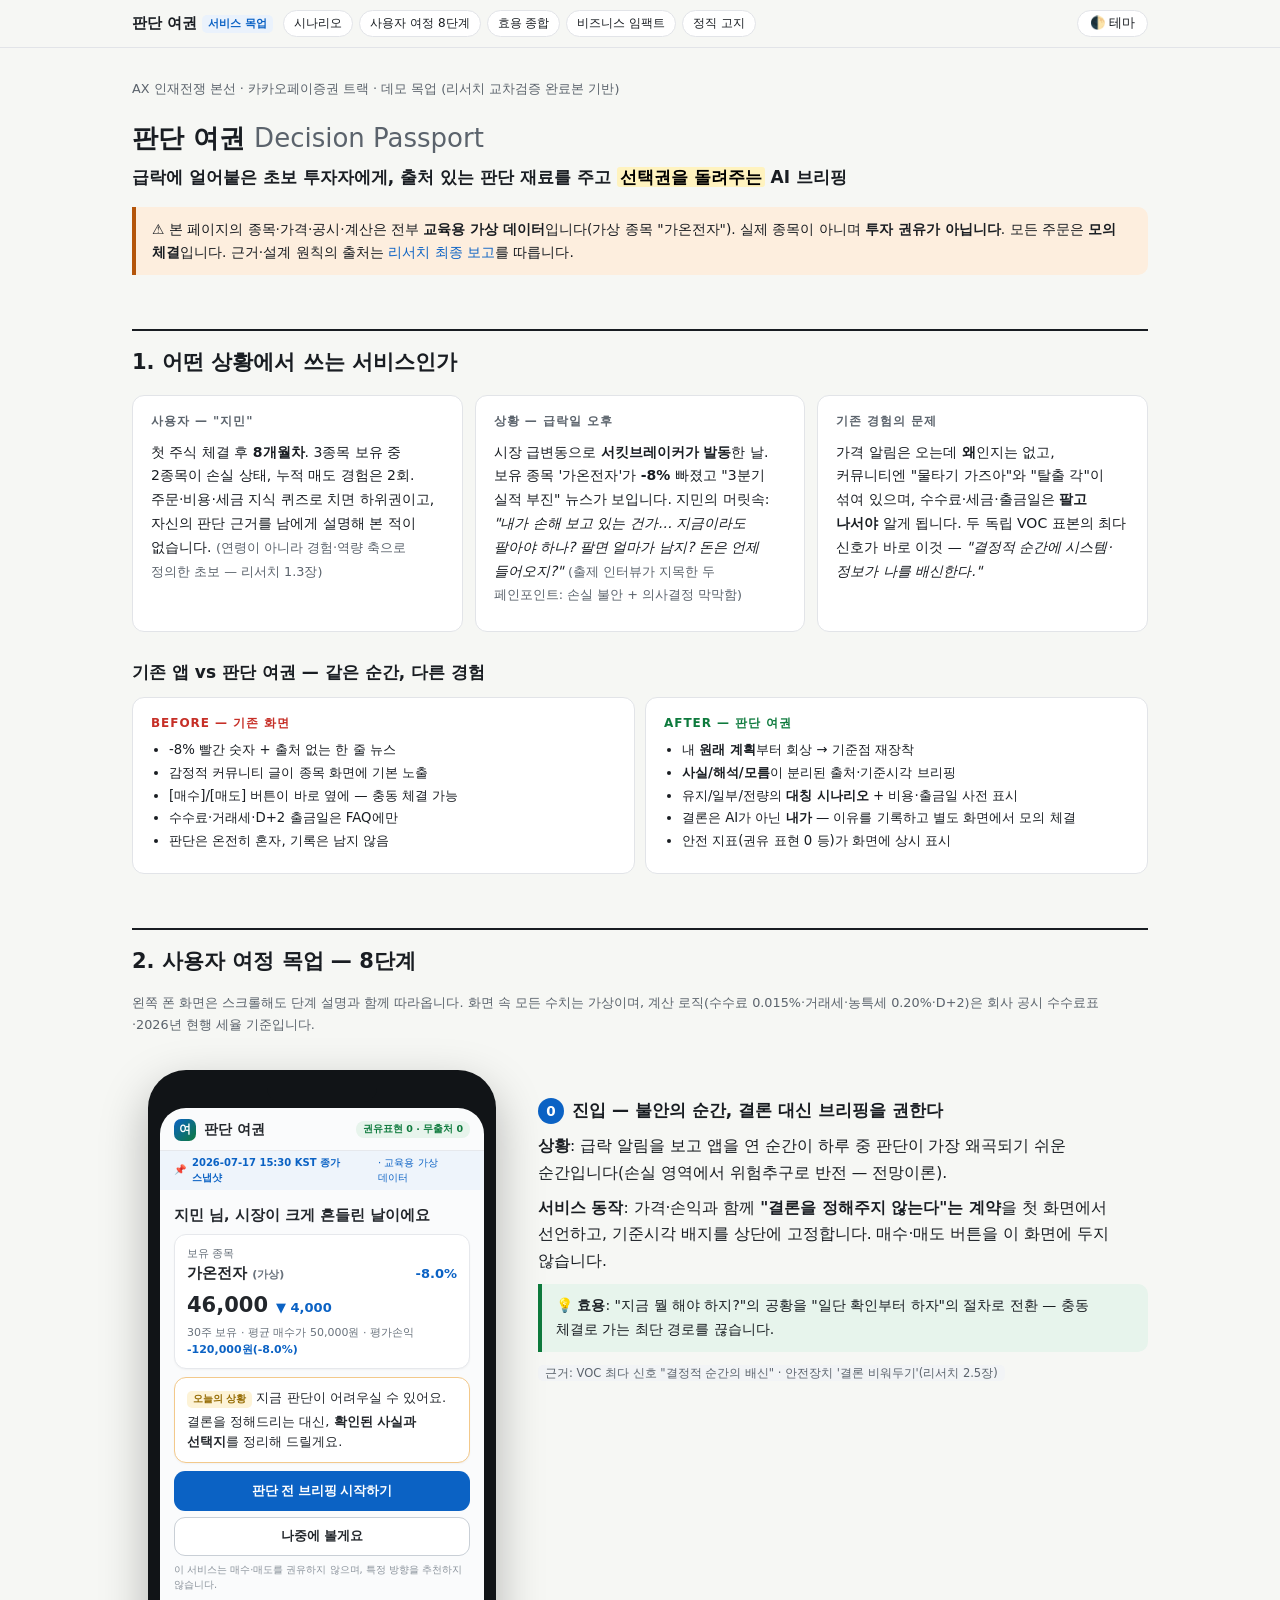
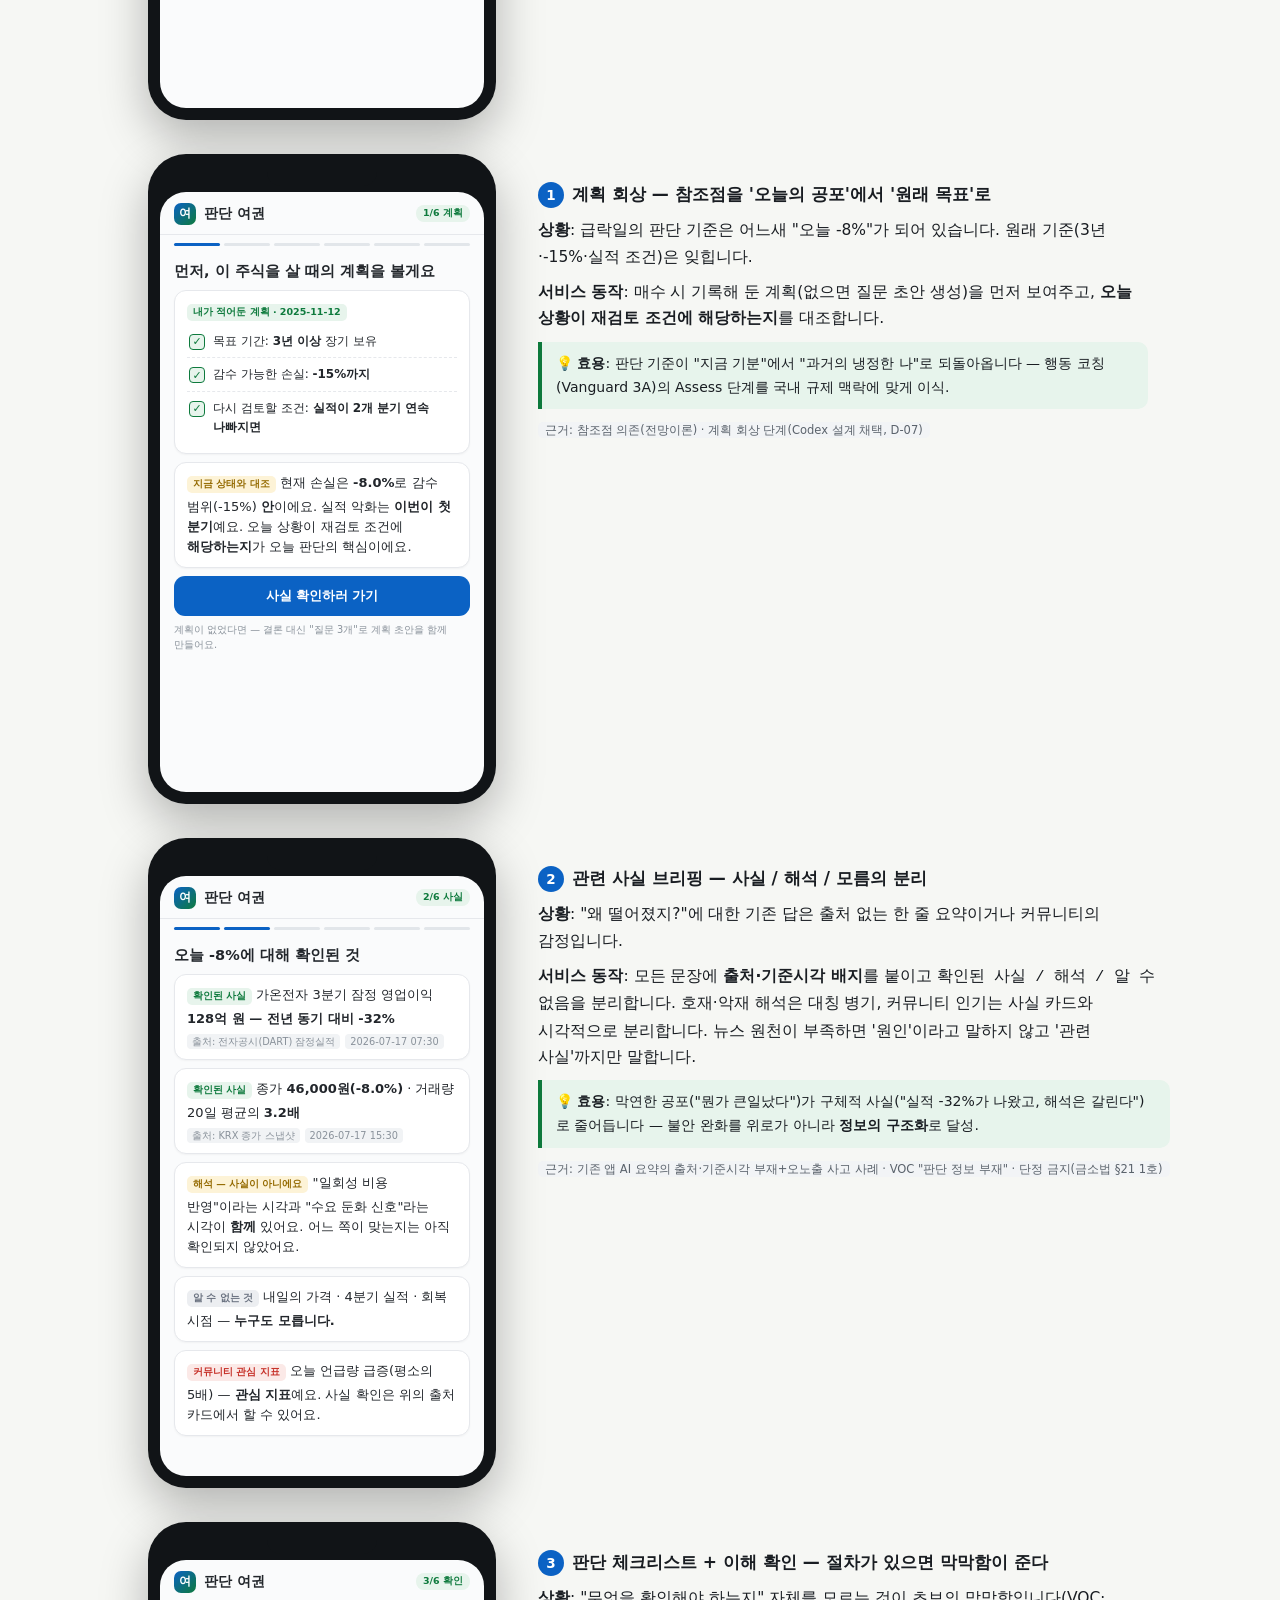
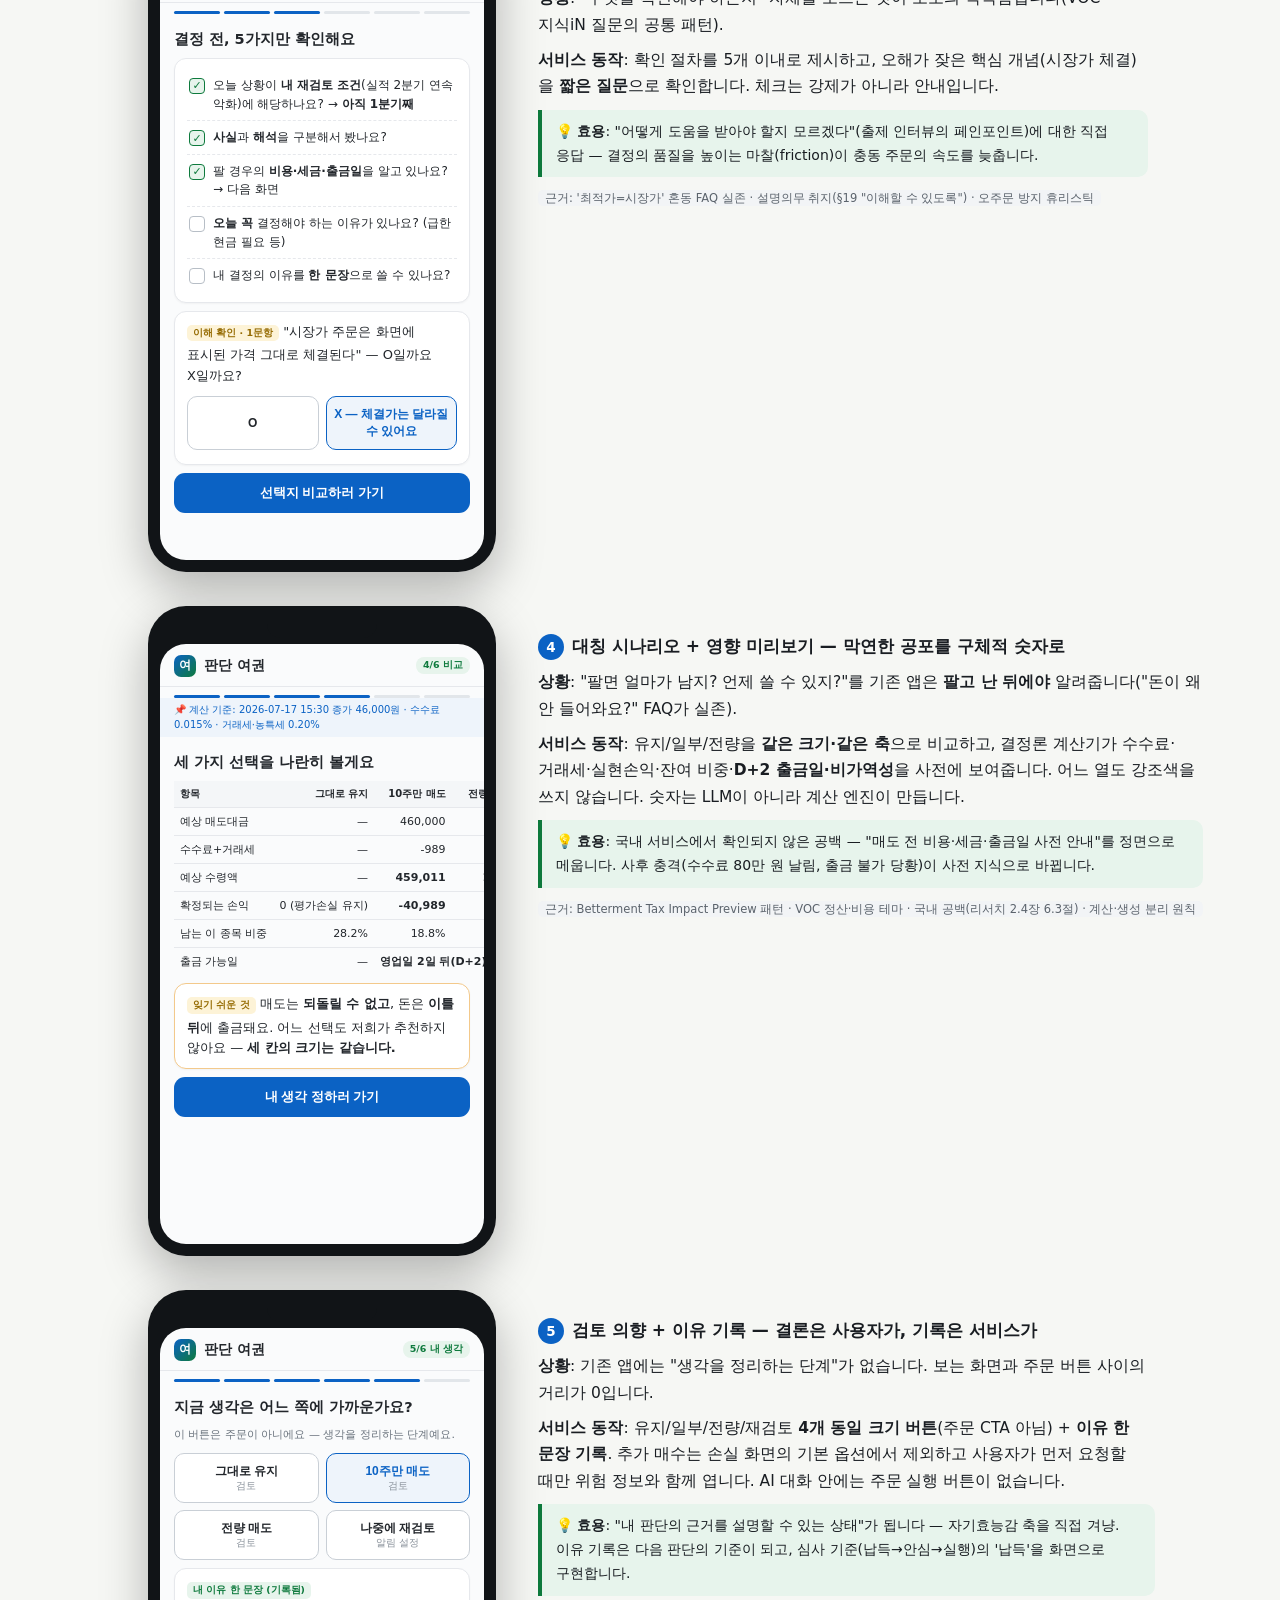
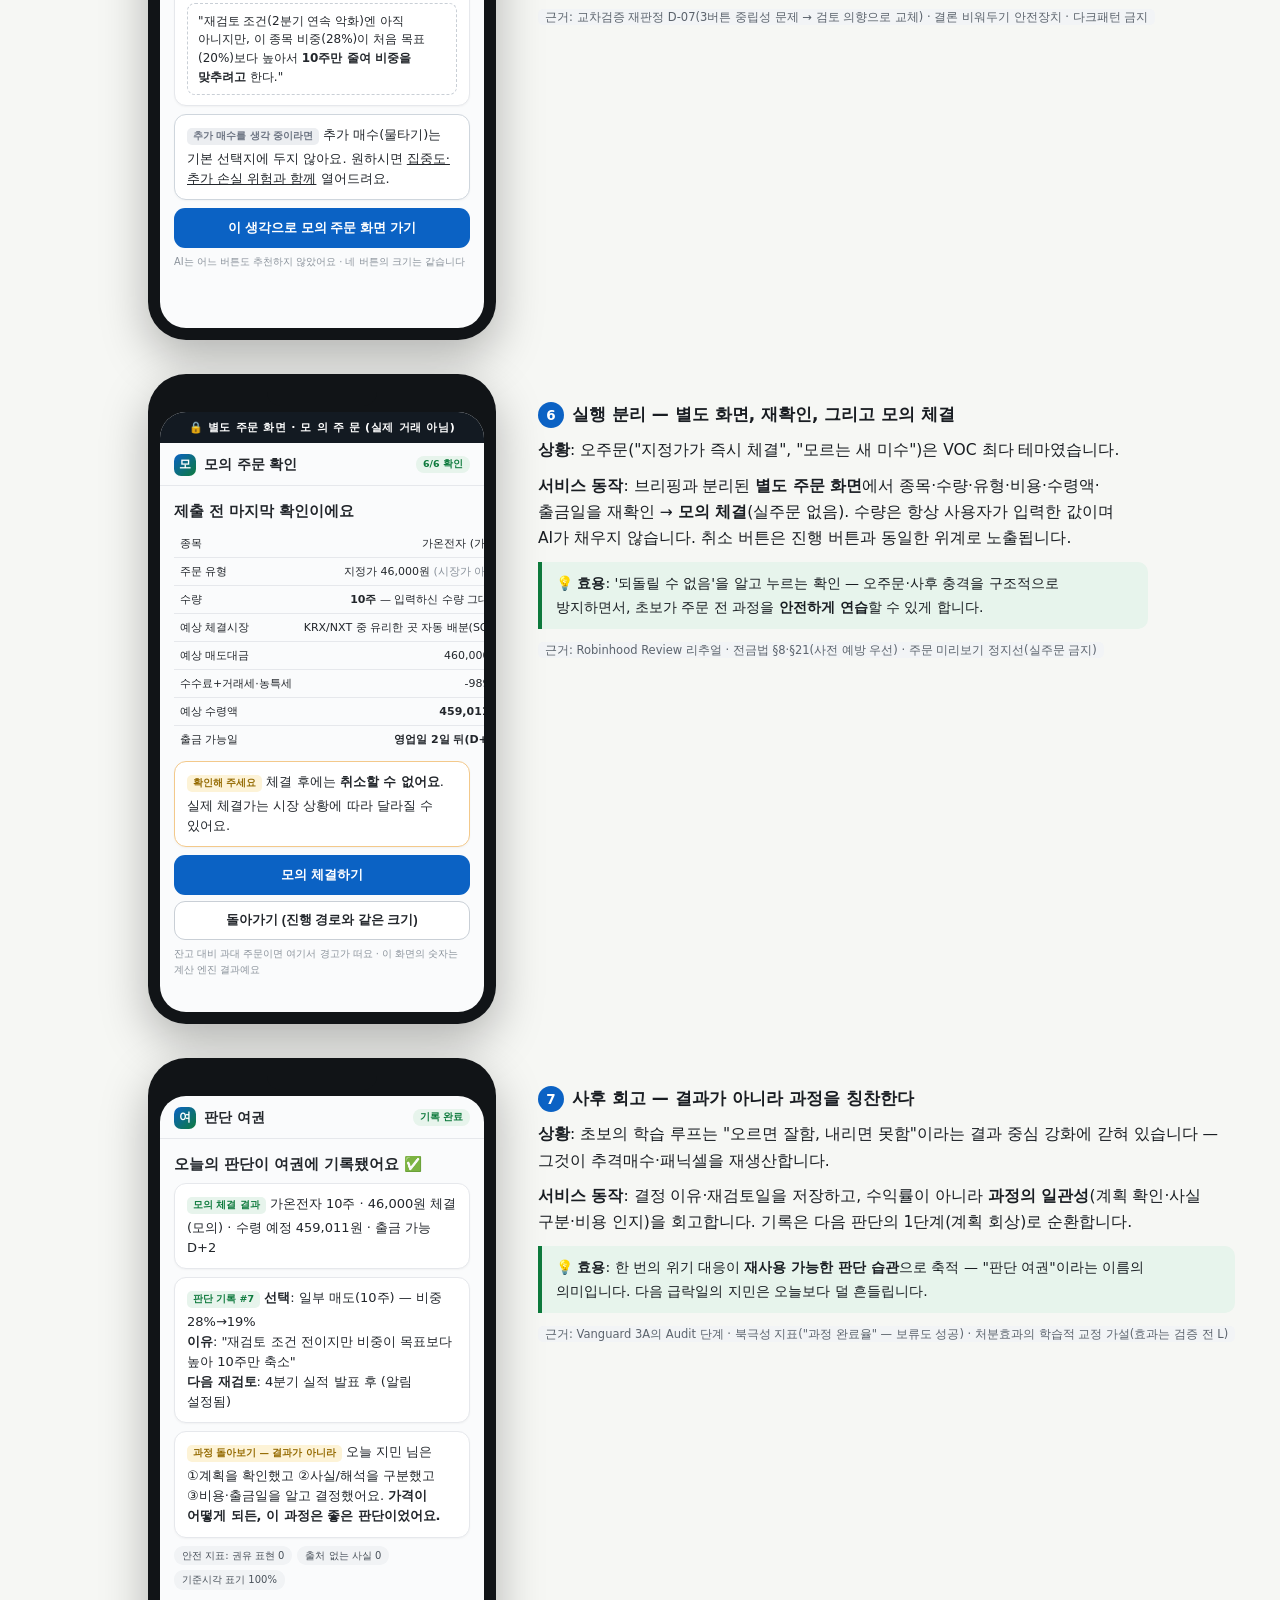
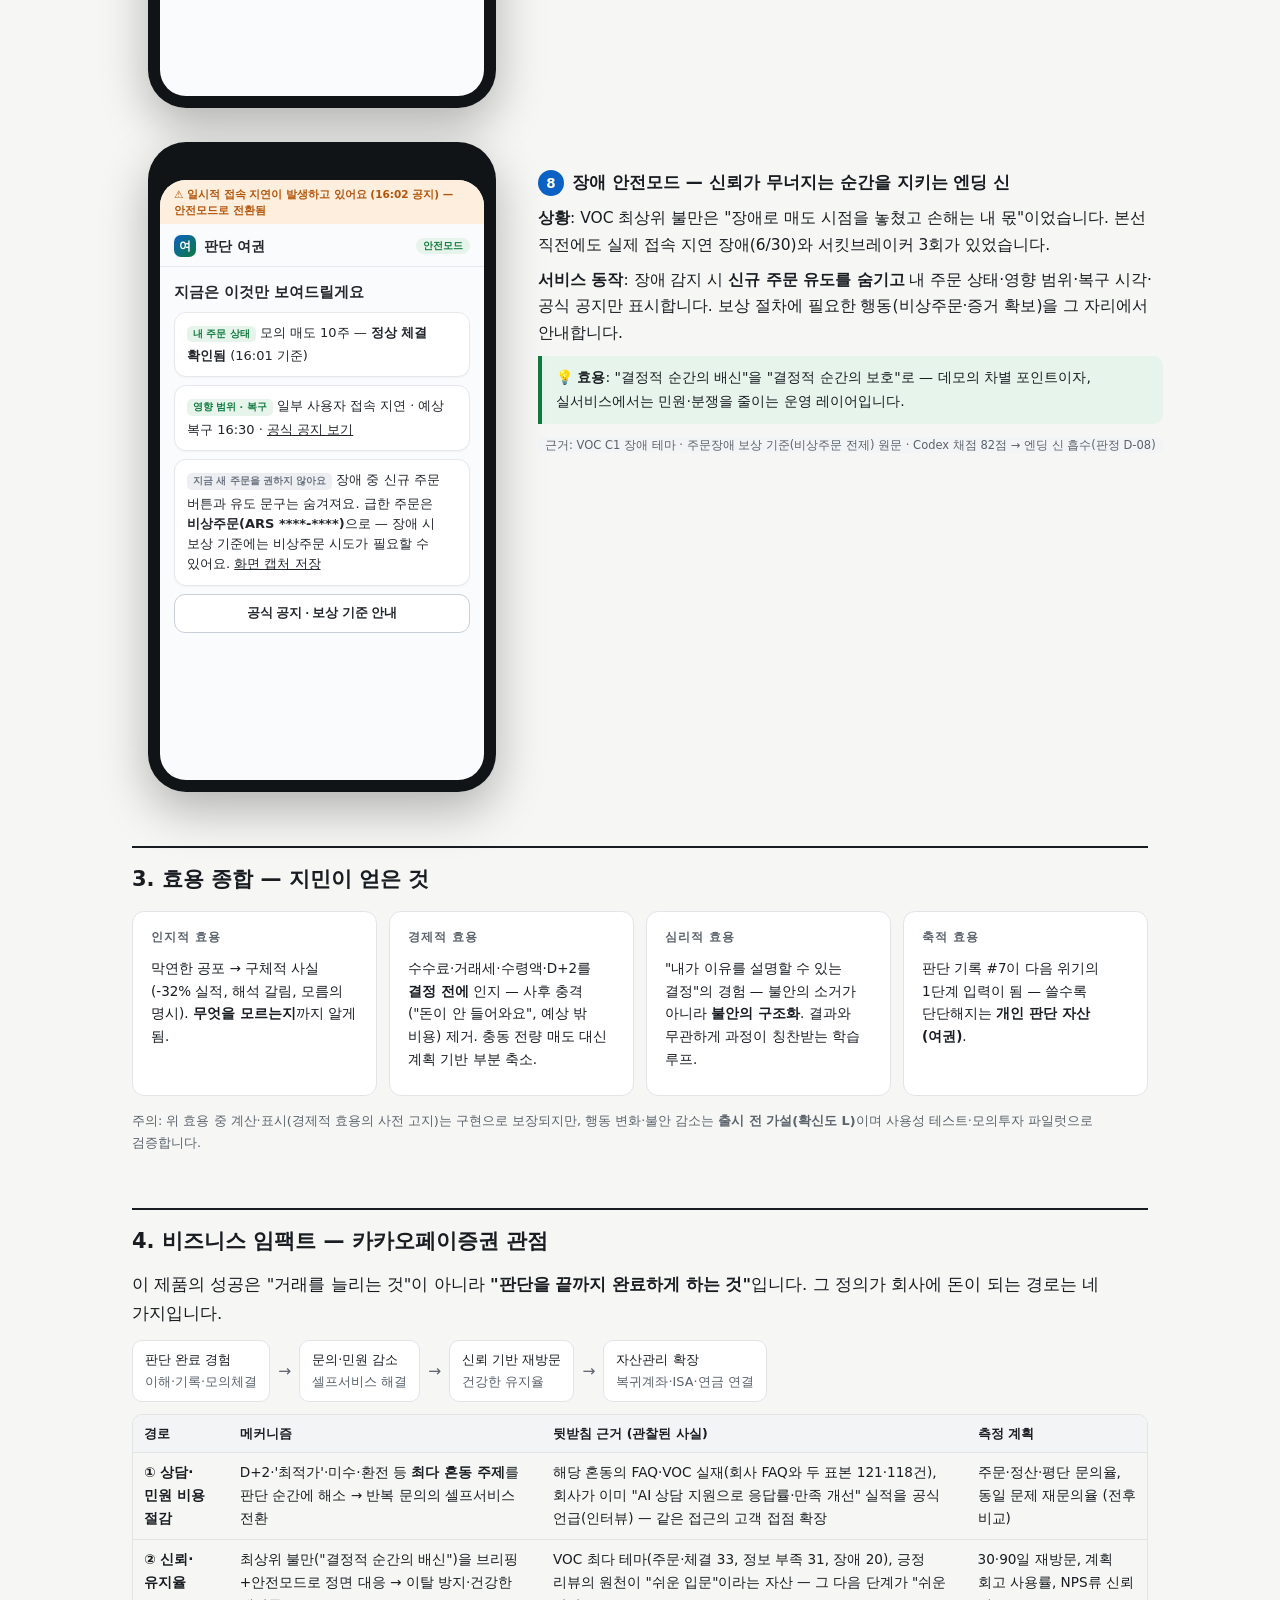
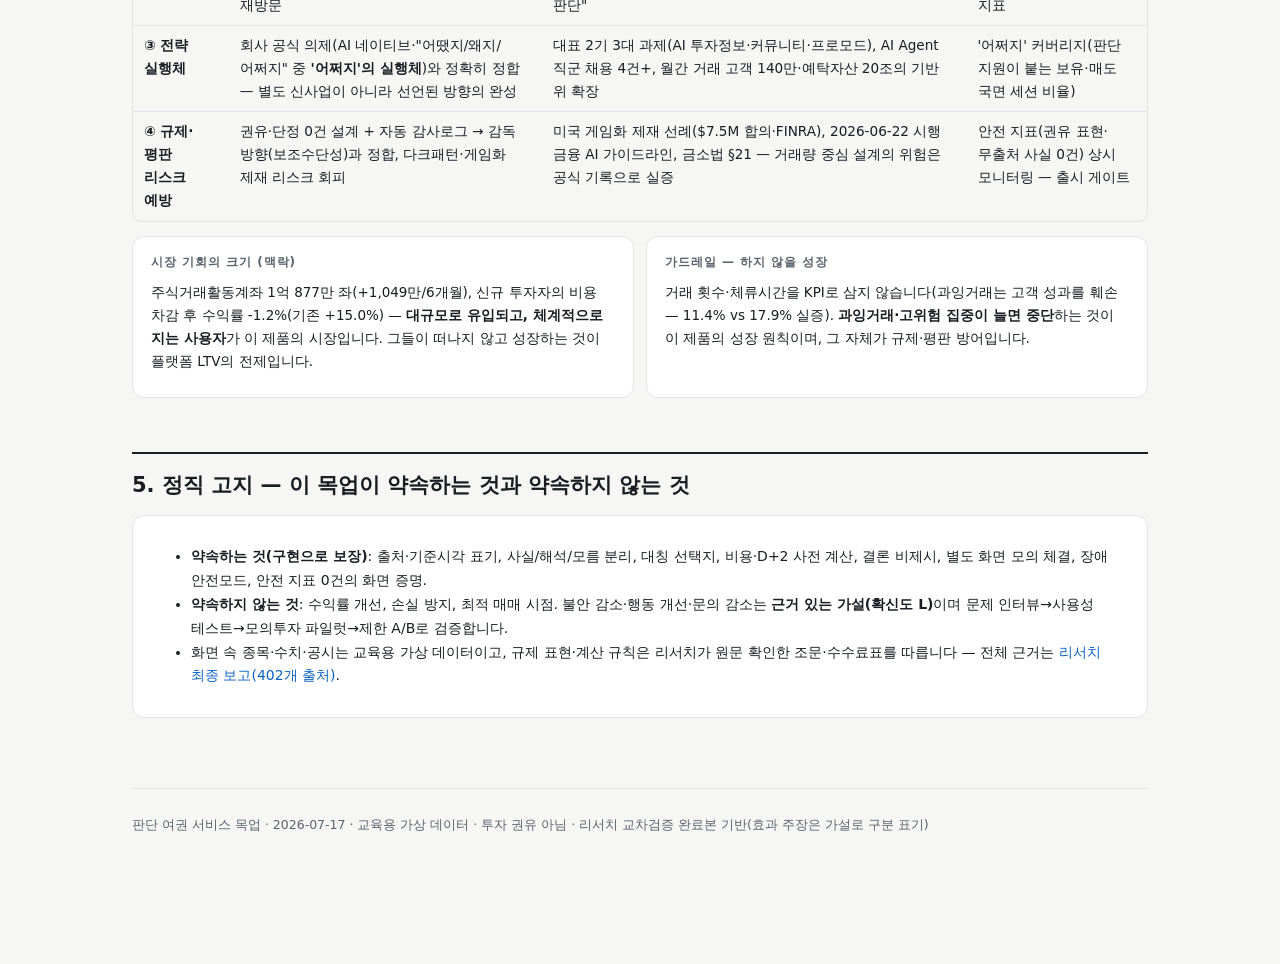
<file: docs/mockup/2026-07-17_판단여권_목업.html>
<!DOCTYPE html>
<html lang="ko" data-theme="auto">
<head>
<meta charset="utf-8">
<meta name="viewport" content="width=device-width, initial-scale=1">
<title>판단 여권 — 서비스 목업 · 사용자 여정과 비즈니스 임팩트</title>
<style>
:root{
  --bg:#f6f7f4; --panel:#fff; --ink:#191d22; --sub:#5b636c; --line:#e2e4e8;
  --accent:#0b62c4; --accent2:#0e7a3d; --soft:#eaf2fc; --soft2:#e7f4ec;
  --warn:#b4550a; --warnbg:#fdeede; --bad:#c62f27; --badbg:#fbe9e7;
  --up:#c62f27; --down:#0b62c4; /* 국내 관례: 상승 빨강/하락 파랑 */
  --mark:#fff3bf; --quote:#f2f4f6;
  --phone:#111417; --scr:#fafbfc; --scr-ink:#22262b; --scr-line:#e6e8ec;
}
[data-theme="dark"]{
  --bg:#14171b; --panel:#1d2228; --ink:#e7eaee; --sub:#9aa4ae; --line:#2c333b;
  --accent:#5aa3ee; --accent2:#4cc27e; --soft:#1b2c40; --soft2:#16301f;
  --warn:#eb9a5b; --warnbg:#33220f; --bad:#ef7b74; --badbg:#3a1a17;
  --mark:#4a3f14; --quote:#20262d;
}
@media (prefers-color-scheme: dark){
  [data-theme="auto"]{
    --bg:#14171b; --panel:#1d2228; --ink:#e7eaee; --sub:#9aa4ae; --line:#2c333b;
    --accent:#5aa3ee; --accent2:#4cc27e; --soft:#1b2c40; --soft2:#16301f;
    --warn:#eb9a5b; --warnbg:#33220f; --bad:#ef7b74; --badbg:#3a1a17;
    --mark:#4a3f14; --quote:#20262d;
  }
}
*{box-sizing:border-box}
html{scroll-behavior:smooth; scroll-padding-top:70px}
body{margin:0; background:var(--bg); color:var(--ink);
  font-family:'Pretendard','Apple SD Gothic Neo','Malgun Gothic','Segoe UI',system-ui,sans-serif;
  font-size:15.5px; line-height:1.7; word-break:keep-all}
a{color:var(--accent); text-decoration:none} a:hover{text-decoration:underline}
.wrap{max-width:1060px; margin:0 auto; padding:24px 22px 120px}
header.top{position:sticky; top:0; z-index:50; background:var(--bg); border-bottom:1px solid var(--line); padding:10px 0}
header.top .in{max-width:1060px; margin:0 auto; padding:0 22px; display:flex; gap:10px; align-items:center; flex-wrap:wrap}
header.top b{font-size:15px}
.chips{display:flex; gap:6px; flex-wrap:wrap}
.chips a{font-size:12px; border:1px solid var(--line); background:var(--panel); color:var(--ink); border-radius:14px; padding:2px 10px; white-space:nowrap}
.chips a:hover{border-color:var(--accent); color:var(--accent); text-decoration:none}
#themeBtn{margin-left:auto; border:1px solid var(--line); background:var(--panel); color:var(--ink); border-radius:16px; padding:4px 12px; font-size:12.5px; cursor:pointer}
h1{font-size:26px; line-height:1.4; margin:20px 0 8px}
h2{font-size:21px; margin:54px 0 12px; padding-top:14px; border-top:2px solid var(--ink)}
h3{font-size:17px; margin:26px 0 8px}
p{margin:9px 0}
.small{font-size:12.8px; color:var(--sub)}
.lead{font-size:16.5px}
mark{background:var(--mark); border-radius:3px; padding:0 3px}
.banner{background:var(--warnbg); border-left:4px solid var(--warn); border-radius:0 10px 10px 0; padding:11px 16px; margin:14px 0; font-size:13.8px}
.note{background:var(--soft); border:1px solid var(--line); border-radius:10px; padding:11px 16px; margin:14px 0; font-size:14px}
.card{background:var(--panel); border:1px solid var(--line); border-radius:12px; padding:15px 18px; margin:12px 0}
.grid{display:grid; grid-template-columns:repeat(auto-fit,minmax(240px,1fr)); gap:12px; margin:14px 0}
.grid .card{margin:0}
.tbl{overflow-x:auto; border:1px solid var(--line); border-radius:10px; margin:12px 0}
table{border-collapse:collapse; width:100%; font-size:13.6px}
th,td{border-bottom:1px solid var(--line); padding:8px 11px; text-align:left; vertical-align:top}
th{background:var(--quote); font-size:12.6px; white-space:nowrap}
tr:last-child td{border-bottom:none}
.b{display:inline-block; font-size:11px; font-weight:700; border-radius:5px; padding:0 6px; line-height:1.7; vertical-align:1px; white-space:nowrap}
.bA{background:var(--soft); color:var(--accent)} .bG{background:var(--soft2); color:var(--accent2)}
.bW{background:var(--warnbg); color:var(--warn)} .bR{background:var(--badbg); color:var(--bad)}
.src{font-size:11.5px; color:var(--sub); background:var(--quote); border-radius:5px; padding:1px 7px; white-space:nowrap}

/* ── 여정 스텝 레이아웃 ─────────────────────── */
.step{display:grid; grid-template-columns:380px 1fr; gap:26px; margin:34px 0; align-items:start}
.step .phonecol{position:sticky; top:64px}
.stepno{display:inline-flex; align-items:center; justify-content:center; width:26px; height:26px; border-radius:50%;
  background:var(--accent); color:#fff; font-weight:800; font-size:13.5px; margin-right:8px}
.who{font-size:12px; font-weight:800; letter-spacing:.08em; color:var(--sub); text-transform:uppercase; margin-bottom:4px}
.util{border-left:4px solid var(--accent2); background:var(--soft2); border-radius:0 10px 10px 0; padding:10px 14px; margin:10px 0; font-size:14px}
.ba{display:grid; grid-template-columns:1fr 1fr; gap:10px; margin:10px 0}
.ba .card{margin:0; font-size:13.3px}
.ba .card .who{color:var(--bad)} .ba .card:last-child .who{color:var(--accent2)}
@media (max-width:900px){ .step{grid-template-columns:1fr} .step .phonecol{position:static; display:flex; justify-content:center} .ba{grid-template-columns:1fr} }

/* ── 폰 목업 ────────────────────────────────── */
.phone{width:348px; background:var(--phone); border-radius:38px; padding:12px; box-shadow:0 18px 48px rgba(0,0,0,.28); margin:0 auto}
.phone .notch{width:110px; height:20px; background:var(--phone); border-radius:0 0 14px 14px; margin:0 auto 6px}
.scr{background:var(--scr); color:var(--scr-ink); border-radius:26px; overflow:hidden; font-size:13px; line-height:1.55; min-height:600px; display:flex; flex-direction:column}
.appbar{display:flex; align-items:center; gap:8px; padding:11px 14px 9px; border-bottom:1px solid var(--scr-line); font-weight:800; font-size:13.5px}
.appbar .logo{width:22px;height:22px;border-radius:7px;background:linear-gradient(135deg,#0b62c4,#0e7a3d);color:#fff;display:flex;align-items:center;justify-content:center;font-size:12px}
.appbar .safe{margin-left:auto; font-size:9.5px; color:#0e7a3d; background:#e7f4ec; border-radius:8px; padding:1px 7px; font-weight:700}
.asof{background:#eef4fb; color:#0b62c4; font-size:10px; padding:4px 14px; display:flex; gap:6px; align-items:center}
.asof b{font-weight:800}
.body{padding:12px 14px 16px; flex:1}
.scr h5{margin:2px 0 8px; font-size:14.5px}
.scr .sub{color:#69727c; font-size:11px}
.kcard{background:#fff; border:1px solid var(--scr-line); border-radius:12px; padding:10px 12px; margin:8px 0; box-shadow:0 1px 2px rgba(0,0,0,.04)}
[data-theme="dark"] .kcard, [data-theme="auto"] .kcard{background:#fff}
.kcard .tag{font-size:9.5px; font-weight:800; border-radius:5px; padding:1px 6px; display:inline-block; margin-bottom:4px}
.tag.fact{background:#e7f4ec; color:#0e7a3d} .tag.interp{background:#fdf3d7; color:#946a00}
.tag.unk{background:#eceef1; color:#6a7280} .tag.pop{background:#fbe9e7; color:#c62f27}
.kcard .meta{font-size:9.8px; color:#8a929b; margin-top:5px; display:flex; gap:5px; flex-wrap:wrap}
.kcard .meta span{background:#f1f3f5; border-radius:4px; padding:0 5px}
.price{display:flex; align-items:baseline; gap:8px; margin:4px 0 2px}
.price b{font-size:21px}
.dn{color:var(--down); font-weight:800} .upc{color:var(--up); font-weight:800}
.btnrow{display:grid; grid-template-columns:1fr 1fr; gap:7px; margin:10px 0 4px}
.btnrow.four{grid-template-columns:1fr 1fr}
.pbtn{border:1.5px solid #c9cfd6; background:#fff; border-radius:10px; padding:9px 4px; text-align:center; font-weight:700; font-size:12px; color:#22262b; cursor:pointer}
.pbtn:hover{border-color:#0b62c4}
.pbtn.sel{border-color:#0b62c4; background:#eef4fb; color:#0b62c4}
.pbtn small{display:block; font-weight:400; font-size:9.5px; color:#8a929b}
.primary{display:block; width:100%; border:none; background:#0b62c4; color:#fff; border-radius:11px; padding:11px; font-weight:800; font-size:13px; cursor:pointer; margin-top:8px}
.ghost{display:block; width:100%; border:1.5px solid #c9cfd6; background:#fff; color:#22262b; border-radius:11px; padding:10px; font-weight:700; font-size:12.5px; cursor:pointer; margin-top:6px}
.checkline{display:flex; gap:8px; align-items:flex-start; padding:7px 2px; border-bottom:1px dashed var(--scr-line); font-size:12px}
.checkline:last-child{border-bottom:none}
.cbox{width:16px;height:16px;border:1.5px solid #b7bec6;border-radius:4px;flex:none;margin-top:2px;display:flex;align-items:center;justify-content:center;font-size:11px;color:#0e7a3d;font-weight:900}
.cbox.on{border-color:#0e7a3d;background:#e7f4ec}
.stable{width:100%; border-collapse:collapse; font-size:11px; margin:6px 0}
.stable th,.stable td{border-bottom:1px solid var(--scr-line); padding:5px 6px; text-align:right; white-space:nowrap; color:#22262b}
.stable th{background:#f4f6f8; font-size:10px; text-align:right}
.stable th:first-child,.stable td:first-child{text-align:left}
.footnote{font-size:9.8px; color:#8a929b; margin-top:6px}
.progress{display:flex; gap:4px; padding:8px 14px 0}
.progress i{flex:1; height:3px; border-radius:2px; background:#e2e6ea}
.progress i.on{background:#0b62c4}
.ordbar{background:#131a22; color:#fff; font-size:11px; font-weight:800; text-align:center; padding:7px; letter-spacing:.06em}
.alertband{background:#fdeede; color:#b4550a; font-size:10.5px; padding:6px 14px; font-weight:700}
.pillrow{display:flex; gap:5px; flex-wrap:wrap; margin:6px 0}
.pillrow span{font-size:10px; background:#f1f3f5; color:#4a525b; border-radius:9px; padding:2px 8px}
.center{display:flex; justify-content:center}
footer{margin-top:70px; padding-top:16px; border-top:1px solid var(--line); font-size:12.5px; color:var(--sub)}
.flowline{display:flex; flex-wrap:wrap; gap:8px; align-items:center; margin:12px 0}
.flowline .fbox{background:var(--panel); border:1px solid var(--line); border-radius:10px; padding:8px 12px; font-size:13px}
.flowline .arr{color:var(--sub)}
@media print{ header.top,#themeBtn{display:none} .step .phonecol{position:static} }
</style>
</head>
<body>
<header class="top"><div class="in">
<b>판단 여권 <span class="b bA">서비스 목업</span></b>
<div class="chips">
<a href="#scene">시나리오</a><a href="#journey">사용자 여정 8단계</a><a href="#utility">효용 종합</a><a href="#impact">비즈니스 임팩트</a><a href="#honest">정직 고지</a>
</div>
<button id="themeBtn">🌓 테마</button>
</div></header>
<div class="wrap">
<p class="small" style="margin-top:6px">AX 인재전쟁 본선 · 카카오페이증권 트랙 · 데모 목업 (리서치 교차검증 완료본 기반)</p>
<h1>판단 여권 <span style="color:var(--sub);font-weight:400">Decision Passport</span><br>
<span style="font-size:17px">급락에 얼어붙은 초보 투자자에게, 출처 있는 판단 재료를 주고 <mark>선택권을 돌려주는</mark> AI 브리핑</span></h1>
<div class="banner">⚠️ 본 페이지의 종목·가격·공시·계산은 전부 <b>교육용 가상 데이터</b>입니다(가상 종목 "가온전자"). 실제 종목이 아니며 <b>투자 권유가 아닙니다</b>. 모든 주문은 <b>모의 체결</b>입니다. 근거·설계 원칙의 출처는 <a href="../report/2026-07-17_리서치_최종보고.html" target="_blank">리서치 최종 보고</a>를 따릅니다.</div>

<h2 id="scene">1. 어떤 상황에서 쓰는 서비스인가</h2>
<div class="grid">
<div class="card"><div class="who">사용자 — "지민"</div>
<p style="font-size:14px">첫 주식 체결 후 <b>8개월차</b>. 3종목 보유 중 2종목이 손실 상태, 누적 매도 경험은 2회. 주문·비용·세금 지식 퀴즈로 치면 하위권이고, 자신의 판단 근거를 남에게 설명해 본 적이 없습니다. <span class="small">(연령이 아니라 경험·역량 축으로 정의한 초보 — 리서치 1.3장)</span></p></div>
<div class="card"><div class="who">상황 — 급락일 오후</div>
<p style="font-size:14px">시장 급변동으로 <b>서킷브레이커가 발동</b>한 날. 보유 종목 '가온전자'가 <b>-8%</b> 빠졌고 "3분기 실적 부진" 뉴스가 보입니다. 지민의 머릿속: <i>"내가 손해 보고 있는 건가… 지금이라도 팔아야 하나? 팔면 얼마가 남지? 돈은 언제 들어오지?"</i> <span class="small">(출제 인터뷰가 지목한 두 페인포인트: 손실 불안 + 의사결정 막막함)</span></p></div>
<div class="card"><div class="who">기존 경험의 문제</div>
<p style="font-size:14px">가격 알림은 오는데 <b>왜</b>인지는 없고, 커뮤니티엔 "물타기 가즈아"와 "탈출 각"이 섞여 있으며, 수수료·세금·출금일은 <b>팔고 나서야</b> 알게 됩니다. 두 독립 VOC 표본의 최다 신호가 바로 이것 — <i>"결정적 순간에 시스템·정보가 나를 배신한다."</i></p></div>
</div>

<h3>기존 앱 vs 판단 여권 — 같은 순간, 다른 경험</h3>
<div class="ba">
<div class="card"><div class="who">BEFORE — 기존 화면</div>
<ul style="font-size:13.3px; padding-left:18px; margin:6px 0">
<li>-8% 빨간 숫자 + 출처 없는 한 줄 뉴스</li>
<li>감정적 커뮤니티 글이 종목 화면에 기본 노출</li>
<li>[매수]/[매도] 버튼이 바로 옆에 — 충동 체결 가능</li>
<li>수수료·거래세·D+2 출금일은 FAQ에만</li>
<li>판단은 온전히 혼자, 기록은 남지 않음</li>
</ul></div>
<div class="card"><div class="who">AFTER — 판단 여권</div>
<ul style="font-size:13.3px; padding-left:18px; margin:6px 0">
<li>내 <b>원래 계획</b>부터 회상 → 기준점 재장착</li>
<li><b>사실/해석/모름</b>이 분리된 출처·기준시각 브리핑</li>
<li>유지/일부/전량의 <b>대칭 시나리오</b> + 비용·출금일 사전 표시</li>
<li>결론은 AI가 아닌 <b>내가</b> — 이유를 기록하고 별도 화면에서 모의 체결</li>
<li>안전 지표(권유 표현 0 등)가 화면에 상시 표시</li>
</ul></div>
</div>

<h2 id="journey">2. 사용자 여정 목업 — 8단계</h2>
<p class="small">왼쪽 폰 화면은 스크롤해도 단계 설명과 함께 따라옵니다. 화면 속 모든 수치는 가상이며, 계산 로직(수수료 0.015%·거래세·농특세 0.20%·D+2)은 회사 공시 수수료표·2026년 현행 세율 기준입니다.</p>

<!-- S0 진입 -->
<div class="step" id="s0">
<div class="phonecol"><div class="phone"><div class="notch"></div><div class="scr">
<div class="appbar"><span class="logo">여</span>판단 여권 <span class="safe">권유표현 0 · 무출처 0</span></div>
<div class="asof">📌 <b>2026-07-17 15:30 KST 종가 스냅샷</b> · 교육용 가상 데이터</div>
<div class="body">
<h5>지민 님, 시장이 크게 흔들린 날이에요</h5>
<div class="kcard">
<div class="sub">보유 종목</div>
<div style="display:flex;justify-content:space-between;align-items:baseline"><b style="font-size:15px">가온전자 <span class="sub">(가상)</span></b><span class="dn">-8.0%</span></div>
<div class="price"><b>46,000</b><span class="dn">▼ 4,000</span></div>
<div class="sub">30주 보유 · 평균 매수가 50,000원 · 평가손익 <span class="dn">-120,000원(-8.0%)</span></div>
</div>
<div class="kcard" style="border-color:#f3c98b">
<div class="tag interp">오늘의 상황</div>
지금 판단이 어려우실 수 있어요. 결론을 정해드리는 대신, <b>확인된 사실과 선택지</b>를 정리해 드릴게요.
</div>
<button class="primary">판단 전 브리핑 시작하기</button>
<button class="ghost">나중에 볼게요</button>
<div class="footnote">이 서비스는 매수·매도를 권유하지 않으며, 특정 방향을 추천하지 않습니다.</div>
</div></div></div></div>
<div>
<h3><span class="stepno">0</span>진입 — 불안의 순간, 결론 대신 브리핑을 권한다</h3>
<p><b>상황</b>: 급락 알림을 보고 앱을 연 순간이 하루 중 판단이 가장 왜곡되기 쉬운 순간입니다(손실 영역에서 위험추구로 반전 — 전망이론).</p>
<p><b>서비스 동작</b>: 가격·손익과 함께 <b>"결론을 정해주지 않는다"는 계약</b>을 첫 화면에서 선언하고, 기준시각 배지를 상단에 고정합니다. 매수·매도 버튼을 이 화면에 두지 않습니다.</p>
<div class="util">💡 <b>효용</b>: "지금 뭘 해야 하지?"의 공황을 "일단 확인부터 하자"의 절차로 전환 — 충동 체결로 가는 최단 경로를 끊습니다.</div>
<p class="small"><span class="src">근거: VOC 최다 신호 "결정적 순간의 배신" · 안전장치 '결론 비워두기'(리서치 2.5장)</span></p>
</div>
</div>

<!-- S1 계획 회상 -->
<div class="step" id="s1">
<div class="phonecol"><div class="phone"><div class="notch"></div><div class="scr">
<div class="appbar"><span class="logo">여</span>판단 여권 <span class="safe">1/6 계획</span></div>
<div class="progress"><i class="on"></i><i></i><i></i><i></i><i></i><i></i></div>
<div class="body">
<h5>먼저, 이 주식을 살 때의 계획을 볼게요</h5>
<div class="kcard">
<div class="tag fact">내가 적어둔 계획 · 2025-11-12</div>
<div class="checkline"><span class="cbox on">✓</span><span>목표 기간: <b>3년 이상</b> 장기 보유</span></div>
<div class="checkline"><span class="cbox on">✓</span><span>감수 가능한 손실: <b>-15%까지</b></span></div>
<div class="checkline"><span class="cbox on">✓</span><span>다시 검토할 조건: <b>실적이 2개 분기 연속 나빠지면</b></span></div>
</div>
<div class="kcard">
<div class="tag interp">지금 상태와 대조</div>
현재 손실은 <b>-8.0%</b>로 감수 범위(-15%) <b>안</b>이에요. 실적 악화는 <b>이번이 첫 분기</b>예요. 오늘 상황이 재검토 조건에 <b>해당하는지</b>가 오늘 판단의 핵심이에요.
</div>
<button class="primary">사실 확인하러 가기</button>
<div class="footnote">계획이 없었다면 — 결론 대신 "질문 3개"로 계획 초안을 함께 만들어요.</div>
</div></div></div></div>
<div>
<h3><span class="stepno">1</span>계획 회상 — 참조점을 '오늘의 공포'에서 '원래 목표'로</h3>
<p><b>상황</b>: 급락일의 판단 기준은 어느새 "오늘 -8%"가 되어 있습니다. 원래 기준(3년·-15%·실적 조건)은 잊힙니다.</p>
<p><b>서비스 동작</b>: 매수 시 기록해 둔 계획(없으면 질문 초안 생성)을 먼저 보여주고, <b>오늘 상황이 재검토 조건에 해당하는지</b>를 대조합니다.</p>
<div class="util">💡 <b>효용</b>: 판단 기준이 "지금 기분"에서 "과거의 냉정한 나"로 되돌아옵니다 — 행동 코칭(Vanguard 3A)의 Assess 단계를 국내 규제 맥락에 맞게 이식.</div>
<p class="small"><span class="src">근거: 참조점 의존(전망이론) · 계획 회상 단계(Codex 설계 채택, D-07)</span></p>
</div>
</div>

<!-- S2 사실 브리핑 -->
<div class="step" id="s2">
<div class="phonecol"><div class="phone"><div class="notch"></div><div class="scr">
<div class="appbar"><span class="logo">여</span>판단 여권 <span class="safe">2/6 사실</span></div>
<div class="progress"><i class="on"></i><i class="on"></i><i></i><i></i><i></i><i></i></div>
<div class="body">
<h5>오늘 -8%에 대해 확인된 것</h5>
<div class="kcard">
<div class="tag fact">확인된 사실</div>
가온전자 3분기 잠정 영업이익 <b>128억 원 — 전년 동기 대비 -32%</b>
<div class="meta"><span>출처: 전자공시(DART) 잠정실적</span><span>2026-07-17 07:30</span></div>
</div>
<div class="kcard">
<div class="tag fact">확인된 사실</div>
종가 <b>46,000원(-8.0%)</b> · 거래량 20일 평균의 <b>3.2배</b>
<div class="meta"><span>출처: KRX 종가 스냅샷</span><span>2026-07-17 15:30</span></div>
</div>
<div class="kcard">
<div class="tag interp">해석 — 사실이 아니에요</div>
"일회성 비용 반영"이라는 시각과 "수요 둔화 신호"라는 시각이 <b>함께</b> 있어요. 어느 쪽이 맞는지는 아직 확인되지 않았어요.
</div>
<div class="kcard">
<div class="tag unk">알 수 없는 것</div>
내일의 가격 · 4분기 실적 · 회복 시점 — <b>누구도 모릅니다.</b>
</div>
<div class="kcard">
<div class="tag pop">커뮤니티 관심 지표</div>
오늘 언급량 급증(평소의 5배) — <b>관심 지표</b>예요. 사실 확인은 위의 출처 카드에서 할 수 있어요.
</div>
</div></div></div></div>
<div>
<h3><span class="stepno">2</span>관련 사실 브리핑 — 사실 / 해석 / 모름의 분리</h3>
<p><b>상황</b>: "왜 떨어졌지?"에 대한 기존 답은 출처 없는 한 줄 요약이거나 커뮤니티의 감정입니다.</p>
<p><b>서비스 동작</b>: 모든 문장에 <b>출처·기준시각 배지</b>를 붙이고 <code>확인된 사실 / 해석 / 알 수 없음</code>을 분리합니다. 호재·악재 해석은 대칭 병기, 커뮤니티 인기는 사실 카드와 시각적으로 분리합니다. 뉴스 원천이 부족하면 '원인'이라고 말하지 않고 '관련 사실'까지만 말합니다.</p>
<div class="util">💡 <b>효용</b>: 막연한 공포("뭔가 큰일났다")가 구체적 사실("실적 -32%가 나왔고, 해석은 갈린다")로 줄어듭니다 — 불안 완화를 위로가 아니라 <b>정보의 구조화</b>로 달성.</div>
<p class="small"><span class="src">근거: 기존 앱 AI 요약의 출처·기준시각 부재+오노출 사고 사례 · VOC "판단 정보 부재" · 단정 금지(금소법 §21 1호)</span></p>
</div>
</div>

<!-- S3 체크리스트 -->
<div class="step" id="s3">
<div class="phonecol"><div class="phone"><div class="notch"></div><div class="scr">
<div class="appbar"><span class="logo">여</span>판단 여권 <span class="safe">3/6 확인</span></div>
<div class="progress"><i class="on"></i><i class="on"></i><i class="on"></i><i></i><i></i><i></i></div>
<div class="body">
<h5>결정 전, 5가지만 확인해요</h5>
<div class="kcard">
<div class="checkline"><span class="cbox on">✓</span><span>오늘 상황이 <b>내 재검토 조건</b>(실적 2분기 연속 악화)에 해당하나요? → <b>아직 1분기째</b></span></div>
<div class="checkline"><span class="cbox on">✓</span><span><b>사실</b>과 <b>해석</b>을 구분해서 봤나요?</span></div>
<div class="checkline"><span class="cbox on">✓</span><span>팔 경우의 <b>비용·세금·출금일</b>을 알고 있나요? → 다음 화면</span></div>
<div class="checkline"><span class="cbox"> </span><span><b>오늘 꼭</b> 결정해야 하는 이유가 있나요? (급한 현금 필요 등)</span></div>
<div class="checkline"><span class="cbox"> </span><span>내 결정의 이유를 <b>한 문장</b>으로 쓸 수 있나요?</span></div>
</div>
<div class="kcard">
<div class="tag interp">이해 확인 · 1문항</div>
"시장가 주문은 화면에 표시된 가격 그대로 체결된다" — O일까요 X일까요?
<div class="btnrow"><button class="pbtn">O</button><button class="pbtn sel">X — 체결가는 달라질 수 있어요</button></div>
</div>
<button class="primary">선택지 비교하러 가기</button>
</div></div></div></div>
<div>
<h3><span class="stepno">3</span>판단 체크리스트 + 이해 확인 — 절차가 있으면 막막함이 준다</h3>
<p><b>상황</b>: "무엇을 확인해야 하는지" 자체를 모르는 것이 초보의 막막함입니다(VOC·지식iN 질문의 공통 패턴).</p>
<p><b>서비스 동작</b>: 확인 절차를 5개 이내로 제시하고, 오해가 잦은 핵심 개념(시장가 체결)을 <b>짧은 질문</b>으로 확인합니다. 체크는 강제가 아니라 안내입니다.</p>
<div class="util">💡 <b>효용</b>: "어떻게 도움을 받아야 할지 모르겠다"(출제 인터뷰의 페인포인트)에 대한 직접 응답 — 결정의 품질을 높이는 마찰(friction)이 충동 주문의 속도를 늦춥니다.</div>
<p class="small"><span class="src">근거: '최적가=시장가' 혼동 FAQ 실존 · 설명의무 취지(§19 "이해할 수 있도록") · 오주문 방지 휴리스틱</span></p>
</div>
</div>

<!-- S4 시나리오 비교 -->
<div class="step" id="s4">
<div class="phonecol"><div class="phone"><div class="notch"></div><div class="scr">
<div class="appbar"><span class="logo">여</span>판단 여권 <span class="safe">4/6 비교</span></div>
<div class="progress"><i class="on"></i><i class="on"></i><i class="on"></i><i class="on"></i><i></i><i></i></div>
<div class="asof">📌 계산 기준: 2026-07-17 15:30 종가 46,000원 · 수수료 0.015% · 거래세·농특세 0.20%</div>
<div class="body">
<h5>세 가지 선택을 나란히 볼게요</h5>
<table class="stable">
<tr><th>항목</th><th>그대로 유지</th><th>10주만 매도</th><th>전량(30주) 매도</th></tr>
<tr><td>예상 매도대금</td><td>—</td><td>460,000</td><td>1,380,000</td></tr>
<tr><td>수수료+거래세</td><td>—</td><td>-989</td><td>-2,967</td></tr>
<tr><td>예상 수령액</td><td>—</td><td><b>459,011</b></td><td><b>1,377,033</b></td></tr>
<tr><td>확정되는 손익</td><td>0 (평가손실 유지)</td><td class="dn">-40,989</td><td class="dn">-122,967</td></tr>
<tr><td>남는 이 종목 비중</td><td>28.2%</td><td>18.8%</td><td>0%</td></tr>
<tr><td>출금 가능일</td><td>—</td><td colspan="2"><b>영업일 2일 뒤(D+2)</b> · 주말 제외</td></tr>
</table>
<div class="kcard" style="border-color:#f3c98b">
<div class="tag interp">잊기 쉬운 것</div>
매도는 <b>되돌릴 수 없고</b>, 돈은 <b>이틀 뒤</b>에 출금돼요. 어느 선택도 저희가 추천하지 않아요 — <b>세 칸의 크기는 같습니다.</b>
</div>
<button class="primary">내 생각 정하러 가기</button>
</div></div></div></div>
<div>
<h3><span class="stepno">4</span>대칭 시나리오 + 영향 미리보기 — 막연한 공포를 구체적 숫자로</h3>
<p><b>상황</b>: "팔면 얼마가 남지? 언제 쓸 수 있지?"를 기존 앱은 <b>팔고 난 뒤에야</b> 알려줍니다("돈이 왜 안 들어와요?" FAQ가 실존).</p>
<p><b>서비스 동작</b>: 유지/일부/전량을 <b>같은 크기·같은 축</b>으로 비교하고, 결정론 계산기가 수수료·거래세·실현손익·잔여 비중·<b>D+2 출금일·비가역성</b>을 사전에 보여줍니다. 어느 열도 강조색을 쓰지 않습니다. 숫자는 LLM이 아니라 계산 엔진이 만듭니다.</p>
<div class="util">💡 <b>효용</b>: 국내 서비스에서 확인되지 않은 공백 — "매도 전 비용·세금·출금일 사전 안내"를 정면으로 메웁니다. 사후 충격(수수료 80만 원 날림, 출금 불가 당황)이 사전 지식으로 바뀝니다.</div>
<p class="small"><span class="src">근거: Betterment Tax Impact Preview 패턴 · VOC 정산·비용 테마 · 국내 공백(리서치 2.4장 6.3절) · 계산·생성 분리 원칙</span></p>
</div>
</div>
<!-- S5 검토 의향 -->
<div class="step" id="s5">
<div class="phonecol"><div class="phone"><div class="notch"></div><div class="scr">
<div class="appbar"><span class="logo">여</span>판단 여권 <span class="safe">5/6 내 생각</span></div>
<div class="progress"><i class="on"></i><i class="on"></i><i class="on"></i><i class="on"></i><i class="on"></i><i></i></div>
<div class="body">
<h5>지금 생각은 어느 쪽에 가까운가요?</h5>
<p class="sub" style="margin:0 0 8px">이 버튼은 주문이 아니에요 — 생각을 정리하는 단계예요.</p>
<div class="btnrow four">
<button class="pbtn">그대로 유지<br><small>검토</small></button>
<button class="pbtn sel">10주만 매도<br><small>검토</small></button>
<button class="pbtn">전량 매도<br><small>검토</small></button>
<button class="pbtn">나중에 재검토<br><small>알림 설정</small></button>
</div>
<div class="kcard">
<div class="tag fact">내 이유 한 문장 (기록됨)</div>
<div style="border:1.5px dashed #c9cfd6;border-radius:8px;padding:8px 10px;font-size:12px;color:#22262b">"재검토 조건(2분기 연속 악화)엔 아직 아니지만, 이 종목 비중(28%)이 처음 목표(20%)보다 높아서 <b>10주만 줄여 비중을 맞추려고</b> 한다."</div>
</div>
<div class="kcard" style="border-color:#cfd6dd">
<div class="tag unk">추가 매수를 생각 중이라면</div>
추가 매수(물타기)는 기본 선택지에 두지 않아요. 원하시면 <u>집중도·추가 손실 위험과 함께</u> 열어드려요.
</div>
<button class="primary">이 생각으로 모의 주문 화면 가기</button>
<div class="footnote">AI는 어느 버튼도 추천하지 않았어요 · 네 버튼의 크기는 같습니다</div>
</div></div></div></div>
<div>
<h3><span class="stepno">5</span>검토 의향 + 이유 기록 — 결론은 사용자가, 기록은 서비스가</h3>
<p><b>상황</b>: 기존 앱에는 "생각을 정리하는 단계"가 없습니다. 보는 화면과 주문 버튼 사이의 거리가 0입니다.</p>
<p><b>서비스 동작</b>: 유지/일부/전량/재검토 <b>4개 동일 크기 버튼</b>(주문 CTA 아님) + <b>이유 한 문장 기록</b>. 추가 매수는 손실 화면의 기본 옵션에서 제외하고 사용자가 먼저 요청할 때만 위험 정보와 함께 엽니다. AI 대화 안에는 주문 실행 버튼이 없습니다.</p>
<div class="util">💡 <b>효용</b>: "내 판단의 근거를 설명할 수 있는 상태"가 됩니다 — 자기효능감 축을 직접 겨냥. 이유 기록은 다음 판단의 기준이 되고, 심사 기준(납득→안심→실행)의 '납득'을 화면으로 구현합니다.</div>
<p class="small"><span class="src">근거: 교차검증 재판정 D-07(3버튼 중립성 문제 → 검토 의향으로 교체) · 결론 비워두기 안전장치 · 다크패턴 금지</span></p>
</div>
</div>

<!-- S6 모의 주문 -->
<div class="step" id="s6">
<div class="phonecol"><div class="phone"><div class="notch"></div><div class="scr">
<div class="ordbar">🔒 별도 주문 화면 · 모 의 주 문 (실제 거래 아님)</div>
<div class="appbar"><span class="logo">모</span>모의 주문 확인 <span class="safe">6/6 확인</span></div>
<div class="body">
<h5>제출 전 마지막 확인이에요</h5>
<table class="stable">
<tr><td>종목</td><td>가온전자 (가상)</td></tr>
<tr><td>주문 유형</td><td>지정가 46,000원 <span style="color:#8a929b">(시장가 아님)</span></td></tr>
<tr><td>수량</td><td><b>10주</b> — 입력하신 수량 그대로</td></tr>
<tr><td>예상 체결시장</td><td>KRX/NXT 중 유리한 곳 자동 배분(SOR)</td></tr>
<tr><td>예상 매도대금</td><td>460,000원</td></tr>
<tr><td>수수료+거래세·농특세</td><td>-989원</td></tr>
<tr><td>예상 수령액</td><td><b>459,011원</b></td></tr>
<tr><td>출금 가능일</td><td><b>영업일 2일 뒤(D+2)</b></td></tr>
</table>
<div class="kcard" style="border-color:#f3c98b">
<div class="tag interp">확인해 주세요</div>
체결 후에는 <b>취소할 수 없어요</b>. 실제 체결가는 시장 상황에 따라 달라질 수 있어요.
</div>
<button class="primary">모의 체결하기</button>
<button class="ghost">돌아가기 (진행 경로와 같은 크기)</button>
<div class="footnote">잔고 대비 과대 주문이면 여기서 경고가 떠요 · 이 화면의 숫자는 계산 엔진 결과예요</div>
</div></div></div></div>
<div>
<h3><span class="stepno">6</span>실행 분리 — 별도 화면, 재확인, 그리고 모의 체결</h3>
<p><b>상황</b>: 오주문("지정가가 즉시 체결", "모르는 새 미수")은 VOC 최다 테마였습니다.</p>
<p><b>서비스 동작</b>: 브리핑과 분리된 <b>별도 주문 화면</b>에서 종목·수량·유형·비용·수령액·출금일을 재확인 → <b>모의 체결</b>(실주문 없음). 수량은 항상 사용자가 입력한 값이며 AI가 채우지 않습니다. 취소 버튼은 진행 버튼과 동일한 위계로 노출됩니다.</p>
<div class="util">💡 <b>효용</b>: '되돌릴 수 없음'을 알고 누르는 확인 — 오주문·사후 충격을 구조적으로 방지하면서, 초보가 주문 전 과정을 <b>안전하게 연습</b>할 수 있게 합니다.</div>
<p class="small"><span class="src">근거: Robinhood Review 리추얼 · 전금법 §8·§21(사전 예방 우선) · 주문 미리보기 정지선(실주문 금지)</span></p>
</div>
</div>

<!-- S7 회고 -->
<div class="step" id="s7">
<div class="phonecol"><div class="phone"><div class="notch"></div><div class="scr">
<div class="appbar"><span class="logo">여</span>판단 여권 <span class="safe">기록 완료</span></div>
<div class="body">
<h5>오늘의 판단이 여권에 기록됐어요 ✅</h5>
<div class="kcard">
<div class="tag fact">모의 체결 결과</div>
가온전자 10주 · 46,000원 체결(모의) · 수령 예정 459,011원 · 출금 가능 D+2
</div>
<div class="kcard">
<div class="tag fact">판단 기록 #7</div>
<b>선택</b>: 일부 매도(10주) — 비중 28%→19%<br>
<b>이유</b>: "재검토 조건 전이지만 비중이 목표보다 높아 10주만 축소"<br>
<b>다음 재검토</b>: 4분기 실적 발표 후 (알림 설정됨)
</div>
<div class="kcard">
<div class="tag interp">과정 돌아보기 — 결과가 아니라</div>
오늘 지민 님은 ①계획을 확인했고 ②사실/해석을 구분했고 ③비용·출금일을 알고 결정했어요. <b>가격이 어떻게 되든, 이 과정은 좋은 판단이었어요.</b>
</div>
<div class="pillrow"><span>안전 지표: 권유 표현 0</span><span>출처 없는 사실 0</span><span>기준시각 표기 100%</span></div>
</div></div></div></div>
<div>
<h3><span class="stepno">7</span>사후 회고 — 결과가 아니라 과정을 칭찬한다</h3>
<p><b>상황</b>: 초보의 학습 루프는 "오르면 잘함, 내리면 못함"이라는 결과 중심 강화에 갇혀 있습니다 — 그것이 추격매수·패닉셀을 재생산합니다.</p>
<p><b>서비스 동작</b>: 결정 이유·재검토일을 저장하고, 수익률이 아니라 <b>과정의 일관성</b>(계획 확인·사실 구분·비용 인지)을 회고합니다. 기록은 다음 판단의 1단계(계획 회상)로 순환합니다.</p>
<div class="util">💡 <b>효용</b>: 한 번의 위기 대응이 <b>재사용 가능한 판단 습관</b>으로 축적 — "판단 여권"이라는 이름의 의미입니다. 다음 급락일의 지민은 오늘보다 덜 흔들립니다.</div>
<p class="small"><span class="src">근거: Vanguard 3A의 Audit 단계 · 북극성 지표("과정 완료율" — 보류도 성공) · 처분효과의 학습적 교정 가설(효과는 검증 전 L)</span></p>
</div>
</div>

<!-- S8 안전모드 -->
<div class="step" id="s8">
<div class="phonecol"><div class="phone"><div class="notch"></div><div class="scr">
<div class="alertband">⚠ 일시적 접속 지연이 발생하고 있어요 (16:02 공지) — 안전모드로 전환됨</div>
<div class="appbar"><span class="logo">여</span>판단 여권 <span class="safe">안전모드</span></div>
<div class="body">
<h5>지금은 이것만 보여드릴게요</h5>
<div class="kcard">
<div class="tag fact">내 주문 상태</div>
모의 매도 10주 — <b>정상 체결 확인됨</b> (16:01 기준)
</div>
<div class="kcard">
<div class="tag fact">영향 범위 · 복구</div>
일부 사용자 접속 지연 · 예상 복구 16:30 · <u>공식 공지 보기</u>
</div>
<div class="kcard">
<div class="tag unk">지금 새 주문을 권하지 않아요</div>
장애 중 신규 주문 버튼과 유도 문구는 숨겨져요. 급한 주문은 <b>비상주문(ARS ****-****)</b>으로 — 장애 시 보상 기준에는 비상주문 시도가 필요할 수 있어요. <u>화면 캡처 저장</u>
</div>
<button class="ghost">공식 공지 · 보상 기준 안내</button>
</div></div></div></div>
<div>
<h3><span class="stepno">8</span>장애 안전모드 — 신뢰가 무너지는 순간을 지키는 엔딩 신</h3>
<p><b>상황</b>: VOC 최상위 불만은 "장애로 매도 시점을 놓쳤고 손해는 내 몫"이었습니다. 본선 직전에도 실제 접속 지연 장애(6/30)와 서킷브레이커 3회가 있었습니다.</p>
<p><b>서비스 동작</b>: 장애 감지 시 <b>신규 주문 유도를 숨기고</b> 내 주문 상태·영향 범위·복구 시각·공식 공지만 표시합니다. 보상 절차에 필요한 행동(비상주문·증거 확보)을 그 자리에서 안내합니다.</p>
<div class="util">💡 <b>효용</b>: "결정적 순간의 배신"을 "결정적 순간의 보호"로 — 데모의 차별 포인트이자, 실서비스에서는 민원·분쟁을 줄이는 운영 레이어입니다.</div>
<p class="small"><span class="src">근거: VOC C1 장애 테마 · 주문장애 보상 기준(비상주문 전제) 원문 · Codex 채점 82점 → 엔딩 신 흡수(판정 D-08)</span></p>
</div>
</div>

<h2 id="utility">3. 효용 종합 — 지민이 얻은 것</h2>
<div class="grid">
<div class="card"><div class="who">인지적 효용</div><p style="font-size:13.5px">막연한 공포 → 구체적 사실(-32% 실적, 해석 갈림, 모름의 명시). <b>무엇을 모르는지</b>까지 알게 됨.</p></div>
<div class="card"><div class="who">경제적 효용</div><p style="font-size:13.5px">수수료·거래세·수령액·D+2를 <b>결정 전에</b> 인지 — 사후 충격("돈이 안 들어와요", 예상 밖 비용) 제거. 충동 전량 매도 대신 계획 기반 부분 축소.</p></div>
<div class="card"><div class="who">심리적 효용</div><p style="font-size:13.5px">"내가 이유를 설명할 수 있는 결정"의 경험 — 불안의 소거가 아니라 <b>불안의 구조화</b>. 결과와 무관하게 과정이 칭찬받는 학습 루프.</p></div>
<div class="card"><div class="who">축적 효용</div><p style="font-size:13.5px">판단 기록 #7이 다음 위기의 1단계 입력이 됨 — 쓸수록 단단해지는 <b>개인 판단 자산(여권)</b>.</p></div>
</div>
<p class="small">주의: 위 효용 중 계산·표시(경제적 효용의 사전 고지)는 구현으로 보장되지만, 행동 변화·불안 감소는 <b>출시 전 가설(확신도 L)</b>이며 사용성 테스트·모의투자 파일럿으로 검증합니다.</p>

<h2 id="impact">4. 비즈니스 임팩트 — 카카오페이증권 관점</h2>
<p class="lead">이 제품의 성공은 "거래를 늘리는 것"이 아니라 <b>"판단을 끝까지 완료하게 하는 것"</b>입니다. 그 정의가 회사에 돈이 되는 경로는 네 가지입니다.</p>
<div class="flowline">
<div class="fbox">판단 완료 경험<br><span class="small">이해·기록·모의체결</span></div><span class="arr">→</span>
<div class="fbox">문의·민원 감소<br><span class="small">셀프서비스 해결</span></div><span class="arr">→</span>
<div class="fbox">신뢰 기반 재방문<br><span class="small">건강한 유지율</span></div><span class="arr">→</span>
<div class="fbox">자산관리 확장<br><span class="small">복귀계좌·ISA·연금 연결</span></div>
</div>
<div class="tbl"><table>
<tr><th>경로</th><th>메커니즘</th><th>뒷받침 근거 (관찰된 사실)</th><th>측정 계획</th></tr>
<tr><td><b>① 상담·민원 비용 절감</b></td><td>D+2·'최적가'·미수·환전 등 <b>최다 혼동 주제</b>를 판단 순간에 해소 → 반복 문의의 셀프서비스 전환</td><td>해당 혼동의 FAQ·VOC 실재(회사 FAQ와 두 표본 121·118건), 회사가 이미 "AI 상담 지원으로 응답률·만족 개선" 실적을 공식 언급(인터뷰) — 같은 접근의 고객 접점 확장</td><td>주문·정산·평단 문의율, 동일 문제 재문의율 (전후 비교)</td></tr>
<tr><td><b>② 신뢰·유지율</b></td><td>최상위 불만("결정적 순간의 배신")을 브리핑+안전모드로 정면 대응 → 이탈 방지·건강한 재방문</td><td>VOC 최다 테마(주문·체결 33, 정보 부족 31, 장애 20), 긍정 리뷰의 원천이 "쉬운 입문"이라는 자산 — 그 다음 단계가 "쉬운 판단"</td><td>30·90일 재방문, 계획 회고 사용률, NPS류 신뢰 지표</td></tr>
<tr><td><b>③ 전략 실행체</b></td><td>회사 공식 의제(AI 네이티브·"어땠지/왜지/어쩌지" 중 <b>'어쩌지'의 실행체</b>)와 정확히 정합 — 별도 신사업이 아니라 선언된 방향의 완성</td><td>대표 2기 3대 과제(AI 투자정보·커뮤니티·프로모드), AI Agent 직군 채용 4건+, 월간 거래 고객 140만·예탁자산 20조의 기반 위 확장</td><td>'어쩌지' 커버리지(판단 지원이 붙는 보유·매도 국면 세션 비율)</td></tr>
<tr><td><b>④ 규제·평판 리스크 예방</b></td><td>권유·단정 0건 설계 + 자동 감사로그 → 감독 방향(보조수단성)과 정합, 다크패턴·게임화 제재 리스크 회피</td><td>미국 게임화 제재 선례($7.5M 합의·FINRA), 2026-06-22 시행 금융 AI 가이드라인, 금소법 §21 — 거래량 중심 설계의 위험은 공식 기록으로 실증</td><td>안전 지표(권유 표현·무출처 사실 0건) 상시 모니터링 — 출시 게이트</td></tr>
</table></div>
<div class="grid">
<div class="card"><div class="who">시장 기회의 크기 (맥락)</div><p style="font-size:13.5px">주식거래활동계좌 1억 877만 좌(+1,049만/6개월), 신규 투자자의 비용 차감 후 수익률 -1.2%(기존 +15.0%) — <b>대규모로 유입되고, 체계적으로 지는 사용자</b>가 이 제품의 시장입니다. 그들이 떠나지 않고 성장하는 것이 플랫폼 LTV의 전제입니다.</p></div>
<div class="card"><div class="who">가드레일 — 하지 않을 성장</div><p style="font-size:13.5px">거래 횟수·체류시간을 KPI로 삼지 않습니다(과잉거래는 고객 성과를 훼손 — 11.4% vs 17.9% 실증). <b>과잉거래·고위험 집중이 늘면 중단</b>하는 것이 이 제품의 성장 원칙이며, 그 자체가 규제·평판 방어입니다.</p></div>
</div>

<h2 id="honest">5. 정직 고지 — 이 목업이 약속하는 것과 약속하지 않는 것</h2>
<div class="card"><ul style="font-size:14px">
<li><b>약속하는 것(구현으로 보장)</b>: 출처·기준시각 표기, 사실/해석/모름 분리, 대칭 선택지, 비용·D+2 사전 계산, 결론 비제시, 별도 화면 모의 체결, 장애 안전모드, 안전 지표 0건의 화면 증명.</li>
<li><b>약속하지 않는 것</b>: 수익률 개선, 손실 방지, 최적 매매 시점. 불안 감소·행동 개선·문의 감소는 <b>근거 있는 가설(확신도 L)</b>이며 문제 인터뷰→사용성 테스트→모의투자 파일럿→제한 A/B로 검증합니다.</li>
<li>화면 속 종목·수치·공시는 교육용 가상 데이터이고, 규제 표현·계산 규칙은 리서치가 원문 확인한 조문·수수료표를 따릅니다 — 전체 근거는 <a href="../report/2026-07-17_리서치_최종보고.html" target="_blank">리서치 최종 보고(402개 출처)</a>.</li>
</ul></div>

<footer>
<p>판단 여권 서비스 목업 · 2026-07-17 · 교육용 가상 데이터 · 투자 권유 아님 · 리서치 교차검증 완료본 기반(효과 주장은 가설로 구분 표기)</p>
</footer>
</div>
<script>
(function(){
  var btn=document.getElementById('themeBtn'), html=document.documentElement;
  var saved=localStorage.getItem('mock-theme'); if(saved) html.dataset.theme=saved;
  btn.onclick=function(){
    var cur=html.dataset.theme;
    var next=cur==='dark'?'light':(cur==='light'?'auto':'dark');
    html.dataset.theme=next; localStorage.setItem('mock-theme',next);
    btn.textContent='🌓 '+(next==='auto'?'테마':next==='dark'?'다크':'라이트');
  };
  // 검토 의향·OX 버튼: 클릭 시 선택 토글(같은 그룹 내 단일 선택)
  document.querySelectorAll('.btnrow').forEach(function(g){
    g.querySelectorAll('.pbtn').forEach(function(b){
      b.addEventListener('click',function(){
        g.querySelectorAll('.pbtn').forEach(function(x){x.classList.remove('sel')});
        b.classList.add('sel');
      });
    });
  });
})();
</script>
</body>
</html>
</file>
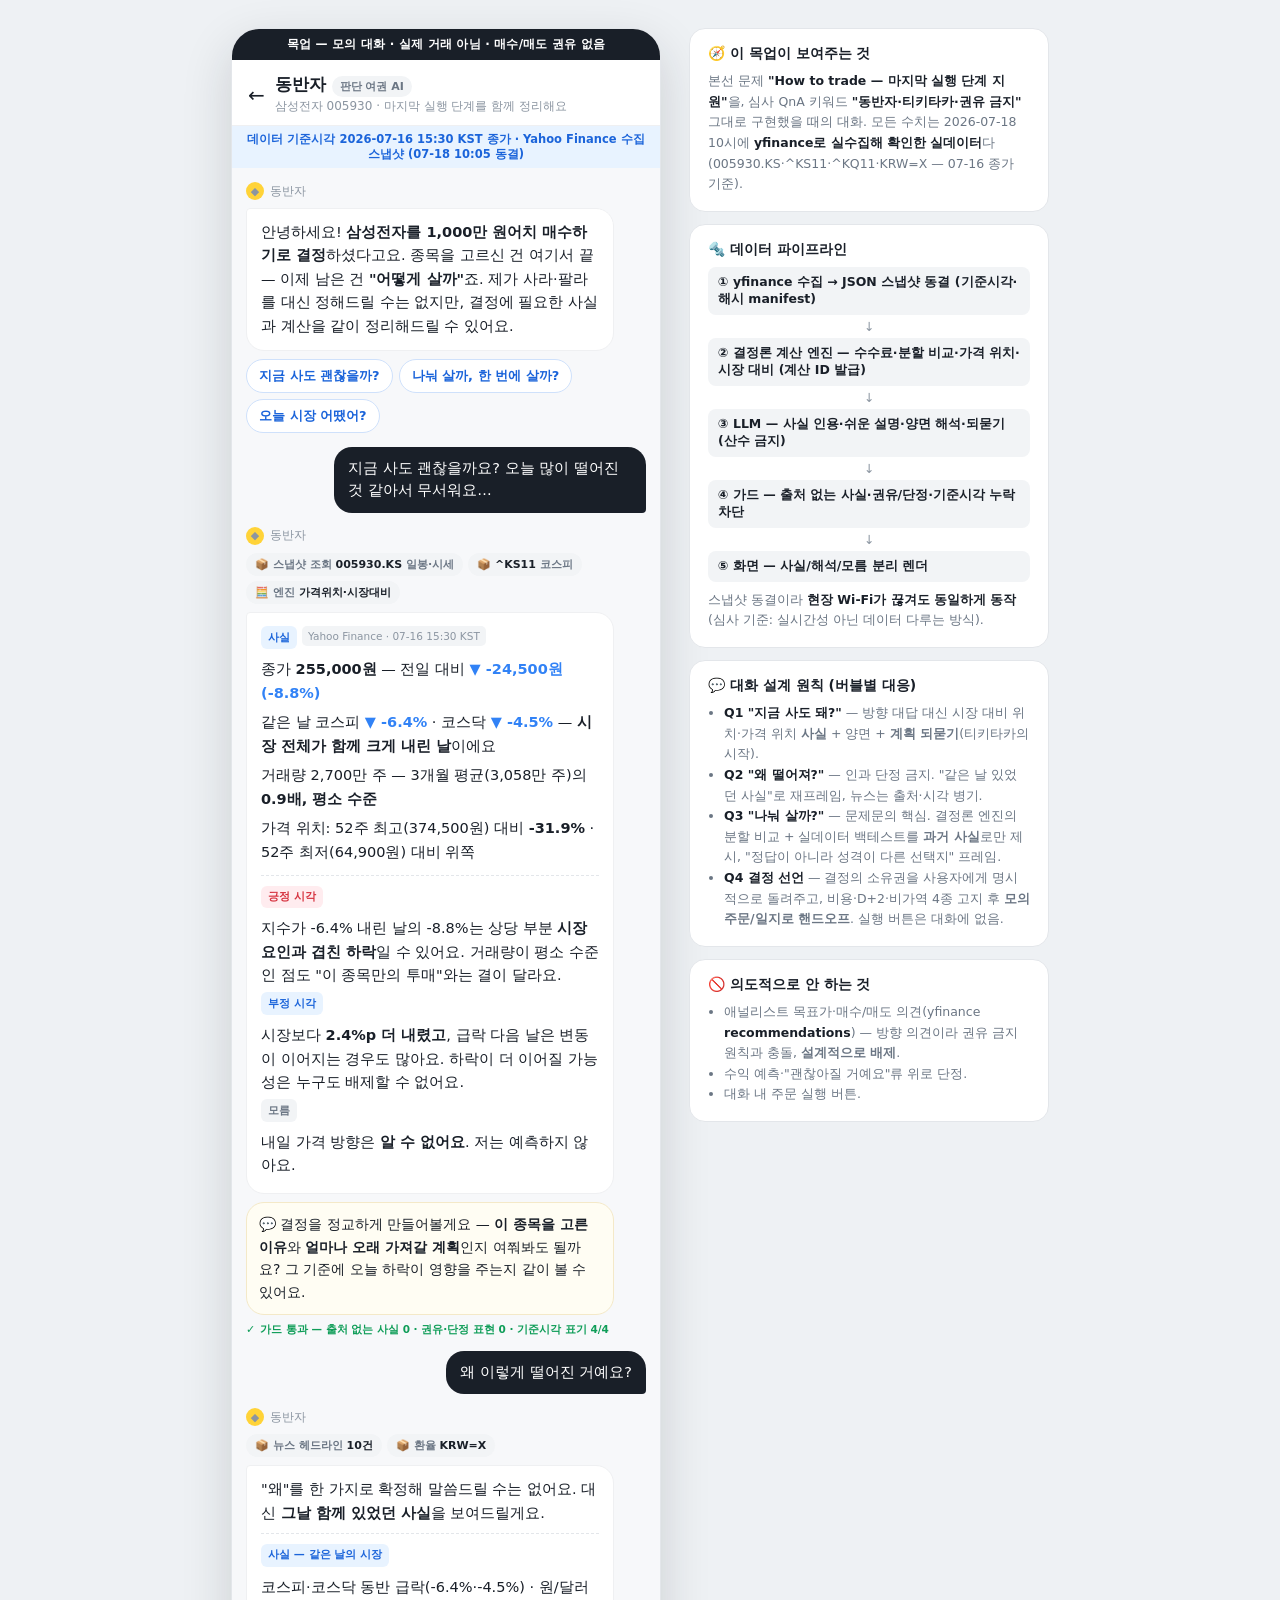
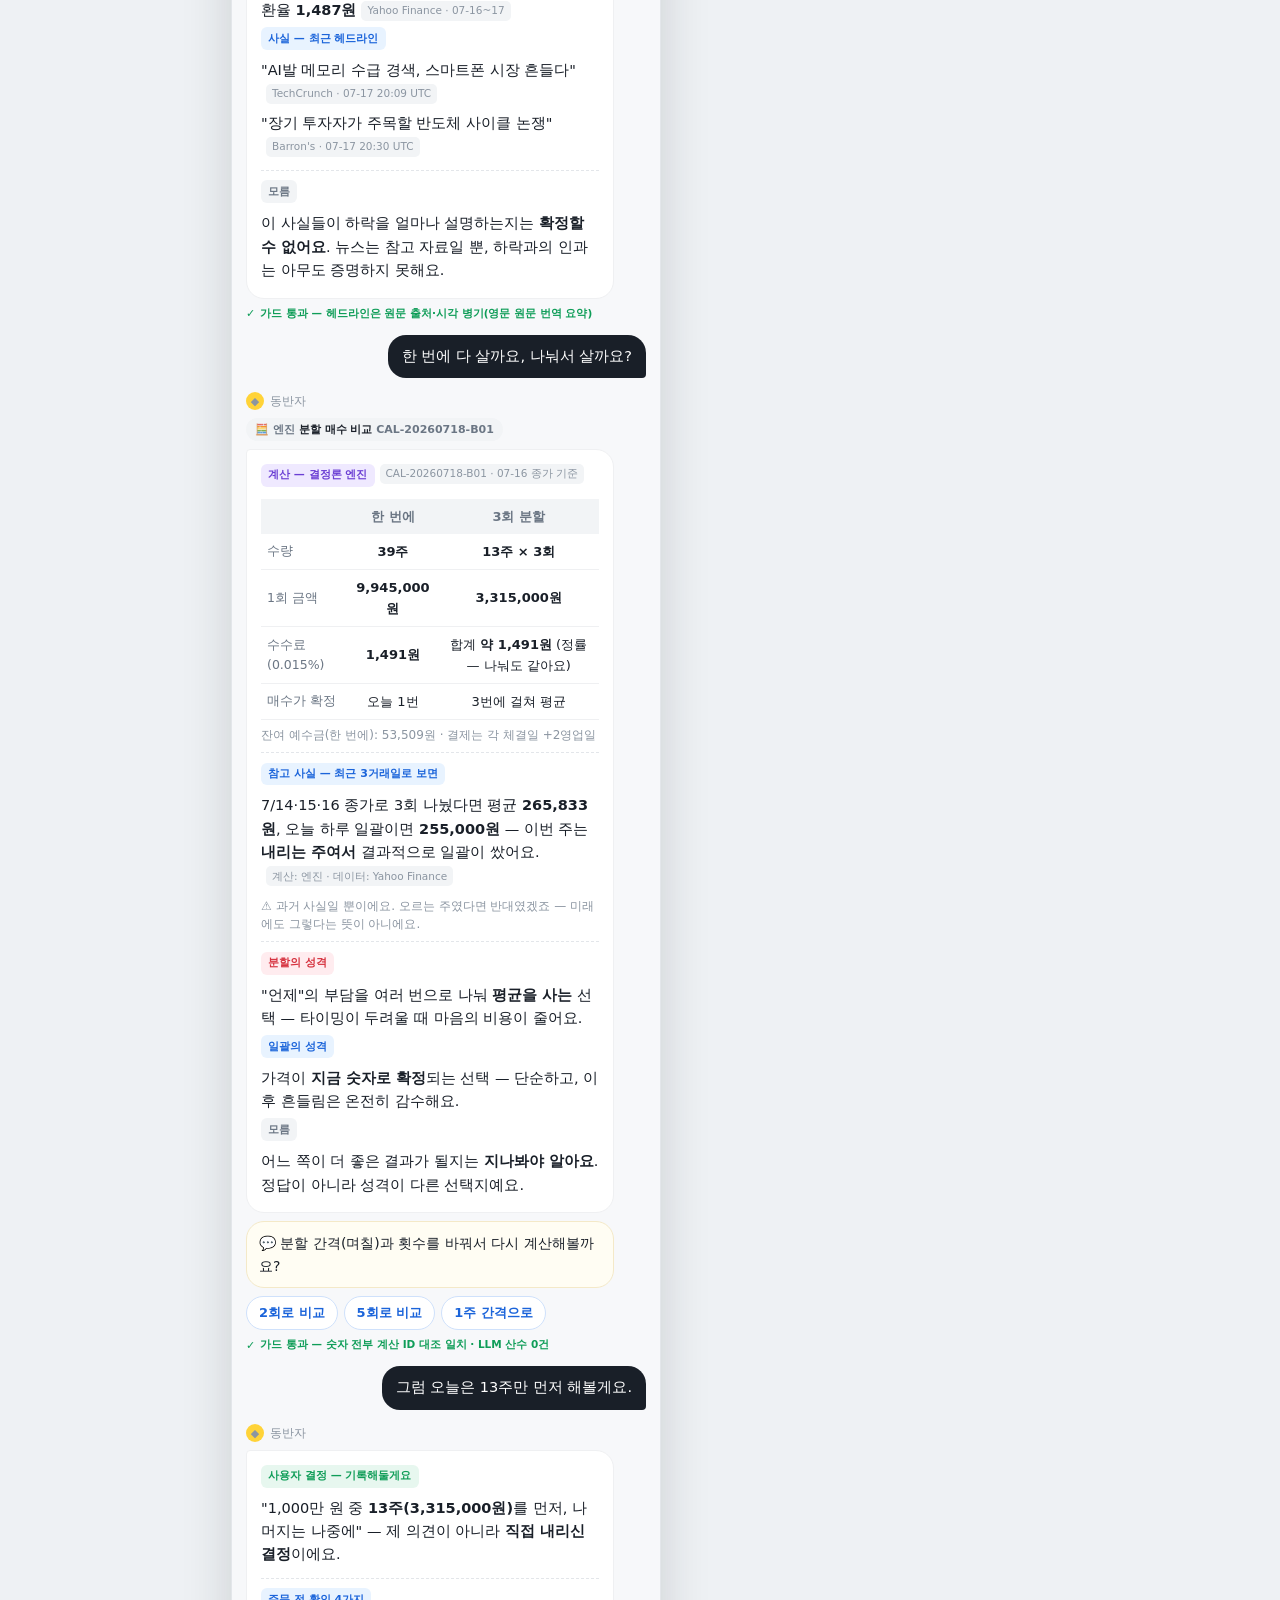
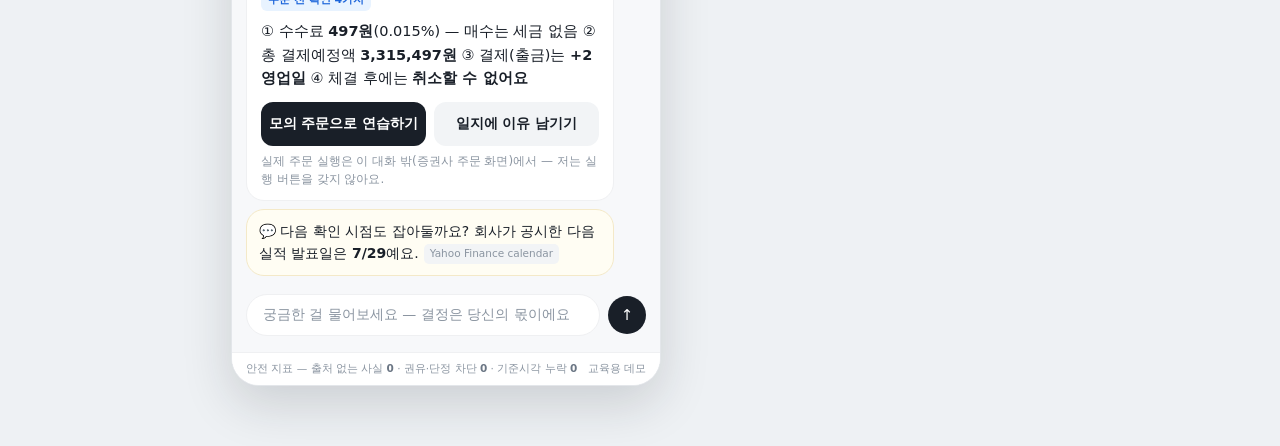
<file: docs/mockup/2026-07-18_동반자챗봇_목업.html>
<!DOCTYPE html>
<html lang="ko">
<head>
<meta charset="utf-8">
<meta name="viewport" content="width=device-width, initial-scale=1">
<title>동반자 챗봇 목업 — 판단 여권 (실데이터 질의응답 계획안)</title>
<!--
  본선 문제(주식 매수/매도 지원 시스템 — How to trade) 대응 목업.
  yfinance 실측 데이터(2026-07-16 종가, 005930.KS·^KS11·KRW=X — 07-18 10시 실수집 확인)를
  그대로 사용해 "구현 계획이 성공했을 때"의 대화 모습을 정적으로 그린다.
  원칙: 매수/매도 직접 권유 0 · 모든 사실에 출처/기준시각 · 숫자는 결정론 엔진(계산 ID) ·
  양면 해석 병기 · 모름은 모름으로 · 되묻는 티키타카(심사 QnA 키워드: 동반자).
-->
<style>
  :root {
    --up: #f04452; --down: #3182f6; --blue: #3182f6; --flat: #6b7684;
    --ink: #191f28; --ink-2: #6b7684; --sub: #8b95a1;
    --bg: #eef1f4; --card: #ffffff; --line: #eff0f2; --chip: #f2f4f6;
    --up-bg: #ffecef; --down-bg: #e8f3ff; --warn-bg: #fff8e6;
  }
  * { margin: 0; padding: 0; box-sizing: border-box; }
  body {
    background: var(--bg); color: var(--ink);
    font-family: "Pretendard", "Malgun Gothic", "Apple SD Gothic Neo", system-ui, sans-serif;
    -webkit-font-smoothing: antialiased;
  }
  .stage { display: flex; gap: 28px; justify-content: center; align-items: flex-start; padding: 28px 16px 60px; flex-wrap: wrap; }

  /* ── 폰 프레임 ─────────────────────────────── */
  .phone {
    width: 430px; max-width: 100%; background: #fff; border-radius: 28px;
    box-shadow: 0 18px 50px rgba(25,31,40,.16); overflow: hidden;
    border: 1px solid #e3e6ea;
  }
  .topbar {
    display: flex; align-items: center; gap: 10px; padding: 14px 16px 10px;
    border-bottom: 1px solid var(--line); background: #fff; position: sticky; top: 0;
  }
  .topbar .back { font-size: 20px; color: var(--ink); }
  .topbar .who { flex: 1; }
  .topbar .who .nm { font-size: 16.5px; font-weight: 700; }
  .topbar .who .st { font-size: 12px; color: var(--sub); margin-top: 1px; }
  .pill { display: inline-block; font-size: 11px; font-weight: 700; padding: 3px 8px; border-radius: 999px; }
  .pill.safe { background: var(--chip); color: var(--ink-2); }
  .mockbar { background: var(--ink); color: #fff; text-align: center; font-size: 12px; font-weight: 700; padding: 7px 0; letter-spacing: .2px; }
  .asofbar {
    background: var(--down-bg); color: #1b64da; font-size: 11.5px; font-weight: 600;
    text-align: center; padding: 6px 10px;
  }

  .chat { padding: 14px 14px 8px; background: #f7f8fa; display: flex; flex-direction: column; gap: 14px; }

  /* 말풍선 */
  .u { align-self: flex-end; max-width: 78%; background: var(--ink); color: #fff;
       padding: 11px 14px; border-radius: 18px 18px 4px 18px; font-size: 14.5px; line-height: 1.5; }
  .a { align-self: flex-start; max-width: 92%; display: flex; flex-direction: column; gap: 8px; }
  .a .who-row { display: flex; align-items: center; gap: 6px; font-size: 12px; color: var(--sub); }
  .a .who-row .dot { width: 18px; height: 18px; border-radius: 50%; background: #ffd338; display: inline-flex; align-items: center; justify-content: center; font-size: 11px; }
  .bubble { background: #fff; border: 1px solid var(--line); border-radius: 4px 18px 18px 18px;
            padding: 12px 14px; font-size: 14.5px; line-height: 1.62; }
  .bubble + .bubble { border-radius: 18px; }

  /* 도구 호출 트레이스(파이프라인 가시화) */
  .tools { display: flex; flex-wrap: wrap; gap: 5px; }
  .tool { font-size: 11px; font-weight: 600; color: var(--ink-2); background: var(--chip);
          border-radius: 999px; padding: 4px 9px; }
  .tool b { color: var(--ink); }

  /* 카드 요소 */
  .tag { display: inline-block; font-size: 11px; font-weight: 800; padding: 2.5px 7px; border-radius: 6px; margin-bottom: 6px; }
  .tag.fact { background: var(--down-bg); color: #1b64da; }
  .tag.pos { background: var(--up-bg); color: #d6323f; }
  .tag.neg { background: var(--down-bg); color: #1b64da; }
  .tag.unk { background: var(--chip); color: var(--ink-2); }
  .tag.calc { background: #efe9ff; color: #6b3fd4; }
  .tag.hand { background: #e7f7ef; color: #0f9d58; }
  .src { display: inline-block; font-size: 10.5px; color: var(--sub); background: var(--chip);
         border-radius: 5px; padding: 1.5px 6px; margin-left: 5px; vertical-align: 1px; white-space: nowrap; }
  .kline { padding: 3px 0; }
  .kline b.up { color: var(--up); } .kline b.dn { color: var(--down); }
  .divider { border: none; border-top: 1px dashed #e3e6ea; margin: 8px 0; }

  table.cmp { width: 100%; border-collapse: collapse; font-size: 13px; margin: 6px 0 2px; }
  table.cmp th { font-weight: 600; color: var(--ink-2); background: var(--chip); padding: 7px 6px; text-align: center; }
  table.cmp td { padding: 7px 6px; text-align: center; border-bottom: 1px solid var(--line); }
  table.cmp td:first-child { text-align: left; color: var(--ink-2); font-size: 12.5px; }
  table.cmp b { font-variant-numeric: tabular-nums; }

  .note { font-size: 12px; color: var(--sub); line-height: 1.5; margin-top: 6px; }
  .ask { background: #fffdf3; border: 1px solid #f4e9c8; border-radius: 12px; padding: 10px 12px; font-size: 14px; }

  /* 빠른 답장 칩 */
  .quick { display: flex; flex-wrap: wrap; gap: 6px; }
  .quick span { font-size: 13px; font-weight: 600; color: #1b64da; background: #fff;
                border: 1px solid #cfe1fb; border-radius: 999px; padding: 7px 12px; }

  /* 가드 라벨 */
  .guard { display: flex; align-items: center; gap: 5px; font-size: 10.5px; color: #0f9d58; font-weight: 600; }
  .guard::before { content: "✓"; font-size: 11px; }

  /* 핸드오프 버튼 */
  .btns { display: flex; gap: 8px; margin-top: 8px; }
  .btns span { flex: 1; text-align: center; font-size: 13.5px; font-weight: 700; padding: 11px 0; border-radius: 12px; }
  .btns .primary { background: var(--ink); color: #fff; }
  .btns .ghost { background: var(--chip); color: var(--ink); }

  /* 입력줄 */
  .inputbar { display: flex; align-items: center; gap: 8px; padding: 10px 14px 16px; background: #f7f8fa; }
  .inputbar .field { flex: 1; background: #fff; border: 1px solid var(--line); border-radius: 999px;
                     padding: 11px 16px; font-size: 14px; color: var(--sub); }
  .inputbar .send { width: 38px; height: 38px; border-radius: 50%; background: var(--ink); color: #fff;
                    display: flex; align-items: center; justify-content: center; font-size: 15px; }

  /* 안전 푸터 */
  .safety { border-top: 1px solid var(--line); background: #fff; padding: 9px 14px;
            display: flex; justify-content: space-between; font-size: 10.5px; color: var(--sub); }
  .safety b { color: var(--ink-2); }

  /* ── 우측 설계 노트 ─────────────────────────── */
  .notes { width: 360px; max-width: 100%; display: flex; flex-direction: column; gap: 12px; }
  .ncard { background: #fff; border-radius: 16px; padding: 16px 18px; border: 1px solid #e3e6ea; }
  .ncard h3 { font-size: 14px; margin-bottom: 8px; }
  .ncard p, .ncard li { font-size: 12.5px; color: var(--ink-2); line-height: 1.65; }
  .ncard ul { padding-left: 16px; }
  .ncard .hl { color: var(--ink); font-weight: 700; }
  .flow { display: flex; flex-direction: column; gap: 4px; font-size: 12.5px; }
  .flow span { background: var(--chip); border-radius: 8px; padding: 7px 10px; color: var(--ink); font-weight: 600; }
  .flow i { text-align: center; color: var(--sub); font-style: normal; }
</style>
</head>
<body>
<div class="stage">

  <!-- ═════════ 폰: 동반자 대화 ═════════ -->
  <div class="phone">
    <div class="mockbar">목업 — 모의 대화 · 실제 거래 아님 · 매수/매도 권유 없음</div>
    <div class="topbar">
      <span class="back">←</span>
      <div class="who">
        <div class="nm">동반자 <span class="pill safe">판단 여권 AI</span></div>
        <div class="st">삼성전자 005930 · 마지막 실행 단계를 함께 정리해요</div>
      </div>
    </div>
    <div class="asofbar">데이터 기준시각 2026-07-16 15:30 KST 종가 · Yahoo Finance 수집 스냅샷 (07-18 10:05 동결)</div>

    <div class="chat">

      <!-- 인트로 -->
      <div class="a">
        <div class="who-row"><span class="dot">◆</span> 동반자</div>
        <div class="bubble">
          안녕하세요! <b>삼성전자를 1,000만 원어치 매수하기로 결정</b>하셨다고요.
          종목을 고르신 건 여기서 끝 — 이제 남은 건 <b>"어떻게 살까"</b>죠.
          제가 사라·팔라를 대신 정해드릴 수는 없지만, 결정에 필요한 사실과 계산을
          같이 정리해드릴 수 있어요.
        </div>
        <div class="quick"><span>지금 사도 괜찮을까?</span><span>나눠 살까, 한 번에 살까?</span><span>오늘 시장 어땠어?</span></div>
      </div>

      <!-- Q1 -->
      <div class="u">지금 사도 괜찮을까요? 오늘 많이 떨어진 것 같아서 무서워요…</div>

      <div class="a">
        <div class="who-row"><span class="dot">◆</span> 동반자</div>
        <div class="tools">
          <span class="tool">📦 스냅샷 조회 <b>005930.KS</b> 일봉·시세</span>
          <span class="tool">📦 <b>^KS11</b> 코스피</span>
          <span class="tool">🧮 엔진 <b>가격위치·시장대비</b></span>
        </div>
        <div class="bubble">
          <span class="tag fact">사실</span><span class="src">Yahoo Finance · 07-16 15:30 KST</span>
          <div class="kline">종가 <b>255,000원</b> — 전일 대비 <b class="dn">▼ -24,500원 (-8.8%)</b></div>
          <div class="kline">같은 날 코스피 <b class="dn">▼ -6.4%</b> · 코스닥 <b class="dn">▼ -4.5%</b> — <b>시장 전체가 함께 크게 내린 날</b>이에요</div>
          <div class="kline">거래량 2,700만 주 — 3개월 평균(3,058만 주)의 <b>0.9배, 평소 수준</b></div>
          <div class="kline">가격 위치: 52주 최고(374,500원) 대비 <b>-31.9%</b> · 52주 최저(64,900원) 대비 위쪽</div>
          <hr class="divider">
          <span class="tag pos">긍정 시각</span>
          <div class="kline">지수가 -6.4% 내린 날의 -8.8%는 상당 부분 <b>시장 요인과 겹친 하락</b>일 수 있어요. 거래량이 평소 수준인 점도 "이 종목만의 투매"와는 결이 달라요.</div>
          <span class="tag neg">부정 시각</span>
          <div class="kline">시장보다 <b>2.4%p 더 내렸고</b>, 급락 다음 날은 변동이 이어지는 경우도 많아요. 하락이 더 이어질 가능성은 누구도 배제할 수 없어요.</div>
          <span class="tag unk">모름</span>
          <div class="kline">내일 가격 방향은 <b>알 수 없어요</b>. 저는 예측하지 않아요.</div>
        </div>
        <div class="bubble ask">
          💬 결정을 정교하게 만들어볼게요 — <b>이 종목을 고른 이유</b>와
          <b>얼마나 오래 가져갈 계획</b>인지 여쭤봐도 될까요? 그 기준에 오늘 하락이
          영향을 주는지 같이 볼 수 있어요.
        </div>
        <div class="guard">가드 통과 — 출처 없는 사실 0 · 권유·단정 표현 0 · 기준시각 표기 4/4</div>
      </div>

      <!-- Q2 -->
      <div class="u">왜 이렇게 떨어진 거예요?</div>

      <div class="a">
        <div class="who-row"><span class="dot">◆</span> 동반자</div>
        <div class="tools">
          <span class="tool">📦 뉴스 헤드라인 <b>10건</b></span>
          <span class="tool">📦 환율 <b>KRW=X</b></span>
        </div>
        <div class="bubble">
          "왜"를 한 가지로 확정해 말씀드릴 수는 없어요. 대신 <b>그날 함께 있었던 사실</b>을 보여드릴게요.
          <hr class="divider">
          <span class="tag fact">사실 — 같은 날의 시장</span>
          <div class="kline">코스피·코스닥 동반 급락(-6.4%·-4.5%) · 원/달러 환율 <b>1,487원</b><span class="src">Yahoo Finance · 07-16~17</span></div>
          <span class="tag fact">사실 — 최근 헤드라인</span>
          <div class="kline">"AI발 메모리 수급 경색, 스마트폰 시장 흔들다" <span class="src">TechCrunch · 07-17 20:09 UTC</span></div>
          <div class="kline">"장기 투자자가 주목할 반도체 사이클 논쟁" <span class="src">Barron's · 07-17 20:30 UTC</span></div>
          <hr class="divider">
          <span class="tag unk">모름</span>
          <div class="kline">이 사실들이 하락을 얼마나 설명하는지는 <b>확정할 수 없어요</b>. 뉴스는 참고 자료일 뿐, 하락과의 인과는 아무도 증명하지 못해요.</div>
        </div>
        <div class="guard">가드 통과 — 헤드라인은 원문 출처·시각 병기(영문 원문 번역 요약)</div>
      </div>

      <!-- Q3 -->
      <div class="u">한 번에 다 살까요, 나눠서 살까요?</div>

      <div class="a">
        <div class="who-row"><span class="dot">◆</span> 동반자</div>
        <div class="tools">
          <span class="tool">🧮 엔진 <b>분할 매수 비교</b> CAL-20260718-B01</span>
        </div>
        <div class="bubble">
          <span class="tag calc">계산 — 결정론 엔진</span><span class="src">CAL-20260718-B01 · 07-16 종가 기준</span>
          <table class="cmp">
            <tr><th></th><th>한 번에</th><th>3회 분할</th></tr>
            <tr><td>수량</td><td><b>39주</b></td><td><b>13주 × 3회</b></td></tr>
            <tr><td>1회 금액</td><td><b>9,945,000원</b></td><td><b>3,315,000원</b></td></tr>
            <tr><td>수수료(0.015%)</td><td><b>1,491원</b></td><td>합계 <b>약 1,491원</b> (정률 — 나눠도 같아요)</td></tr>
            <tr><td>매수가 확정</td><td>오늘 1번</td><td>3번에 걸쳐 평균</td></tr>
          </table>
          <div class="note">잔여 예수금(한 번에): 53,509원 · 결제는 각 체결일 +2영업일</div>
          <hr class="divider">
          <span class="tag fact">참고 사실 — 최근 3거래일로 보면</span>
          <div class="kline">7/14·15·16 종가로 3회 나눴다면 평균 <b>265,833원</b>, 오늘 하루 일괄이면 <b>255,000원</b> — 이번 주는 <b>내리는 주여서</b> 결과적으로 일괄이 쌌어요.<span class="src">계산: 엔진 · 데이터: Yahoo Finance</span></div>
          <div class="note">⚠️ 과거 사실일 뿐이에요. 오르는 주였다면 반대였겠죠 — 미래에도 그렇다는 뜻이 아니에요.</div>
          <hr class="divider">
          <span class="tag pos">분할의 성격</span>
          <div class="kline">"언제"의 부담을 여러 번으로 나눠 <b>평균을 사는</b> 선택 — 타이밍이 두려울 때 마음의 비용이 줄어요.</div>
          <span class="tag neg">일괄의 성격</span>
          <div class="kline">가격이 <b>지금 숫자로 확정</b>되는 선택 — 단순하고, 이후 흔들림은 온전히 감수해요.</div>
          <span class="tag unk">모름</span>
          <div class="kline">어느 쪽이 더 좋은 결과가 될지는 <b>지나봐야 알아요</b>. 정답이 아니라 성격이 다른 선택지예요.</div>
        </div>
        <div class="bubble ask">💬 분할 간격(며칠)과 횟수를 바꿔서 다시 계산해볼까요?</div>
        <div class="quick"><span>2회로 비교</span><span>5회로 비교</span><span>1주 간격으로</span></div>
        <div class="guard">가드 통과 — 숫자 전부 계산 ID 대조 일치 · LLM 산수 0건</div>
      </div>

      <!-- Q4 -->
      <div class="u">그럼 오늘은 13주만 먼저 해볼게요.</div>

      <div class="a">
        <div class="who-row"><span class="dot">◆</span> 동반자</div>
        <div class="bubble">
          <span class="tag hand">사용자 결정 — 기록해둘게요</span>
          <div class="kline">"1,000만 원 중 <b>13주(3,315,000원)</b>를 먼저, 나머지는 나중에" — 제 의견이 아니라 <b>직접 내리신 결정</b>이에요.</div>
          <hr class="divider">
          <span class="tag fact">주문 전 확인 4가지</span>
          <div class="kline">① 수수료 <b>497원</b>(0.015%) — 매수는 세금 없음 ② 총 결제예정액 <b>3,315,497원</b> ③ 결제(출금)는 <b>+2영업일</b> ④ 체결 후에는 <b>취소할 수 없어요</b></div>
          <div class="btns"><span class="primary">모의 주문으로 연습하기</span><span class="ghost">일지에 이유 남기기</span></div>
          <div class="note">실제 주문 실행은 이 대화 밖(증권사 주문 화면)에서 — 저는 실행 버튼을 갖지 않아요.</div>
        </div>
        <div class="bubble ask">💬 다음 확인 시점도 잡아둘까요? 회사가 공시한 다음 실적 발표일은 <b>7/29</b>예요.<span class="src">Yahoo Finance calendar</span></div>
      </div>

    </div>

    <div class="inputbar">
      <div class="field">궁금한 걸 물어보세요 — 결정은 당신의 몫이에요</div>
      <div class="send">↑</div>
    </div>
    <div class="safety">
      <span>안전 지표 — 출처 없는 사실 <b>0</b> · 권유·단정 차단 <b>0</b> · 기준시각 누락 <b>0</b></span>
      <span>교육용 데모</span>
    </div>
  </div>

  <!-- ═════════ 설계 노트 ═════════ -->
  <div class="notes">
    <div class="ncard">
      <h3>🧭 이 목업이 보여주는 것</h3>
      <p>본선 문제 <span class="hl">"How to trade — 마지막 실행 단계 지원"</span>을,
      심사 QnA 키워드 <span class="hl">"동반자·티키타카·권유 금지"</span> 그대로 구현했을 때의 대화.
      모든 수치는 2026-07-18 10시에 <span class="hl">yfinance로 실수집해 확인한 실데이터</span>다
      (005930.KS·^KS11·^KQ11·KRW=X — 07-16 종가 기준).</p>
    </div>
    <div class="ncard">
      <h3>🔩 데이터 파이프라인</h3>
      <div class="flow">
        <span>① yfinance 수집 → JSON 스냅샷 동결 (기준시각·해시 manifest)</span><i>↓</i>
        <span>② 결정론 계산 엔진 — 수수료·분할 비교·가격 위치·시장 대비 (계산 ID 발급)</span><i>↓</i>
        <span>③ LLM — 사실 인용·쉬운 설명·양면 해석·되묻기 (산수 금지)</span><i>↓</i>
        <span>④ 가드 — 출처 없는 사실·권유/단정·기준시각 누락 차단</span><i>↓</i>
        <span>⑤ 화면 — 사실/해석/모름 분리 렌더</span>
      </div>
      <p style="margin-top:8px">스냅샷 동결이라 <span class="hl">현장 Wi-Fi가 끊겨도 동일하게 동작</span>
      (심사 기준: 실시간성 아닌 데이터 다루는 방식).</p>
    </div>
    <div class="ncard">
      <h3>💬 대화 설계 원칙 (버블별 대응)
      </h3>
      <ul>
        <li><span class="hl">Q1 "지금 사도 돼?"</span> — 방향 대답 대신 시장 대비 위치·가격 위치 <b>사실</b> + 양면 + <b>계획 되묻기</b>(티키타카의 시작).</li>
        <li><span class="hl">Q2 "왜 떨어져?"</span> — 인과 단정 금지. "같은 날 있었던 사실"로 재프레임, 뉴스는 출처·시각 병기.</li>
        <li><span class="hl">Q3 "나눠 살까?"</span> — 문제문의 핵심. 결정론 엔진의 분할 비교 + 실데이터 백테스트를 <b>과거 사실</b>로만 제시, "정답이 아니라 성격이 다른 선택지" 프레임.</li>
        <li><span class="hl">Q4 결정 선언</span> — 결정의 소유권을 사용자에게 명시적으로 돌려주고, 비용·D+2·비가역 4종 고지 후 <b>모의 주문/일지로 핸드오프</b>. 실행 버튼은 대화에 없음.</li>
      </ul>
    </div>
    <div class="ncard">
      <h3>🚫 의도적으로 안 하는 것</h3>
      <ul>
        <li>애널리스트 목표가·매수/매도 의견(yfinance <span class="hl">recommendations</span>) — 방향 의견이라 권유 금지 원칙과 충돌, <b>설계적으로 배제</b>.</li>
        <li>수익 예측·"괜찮아질 거예요"류 위로 단정.</li>
        <li>대화 내 주문 실행 버튼.</li>
      </ul>
    </div>
  </div>

</div>
</body>
</html>
</file>
